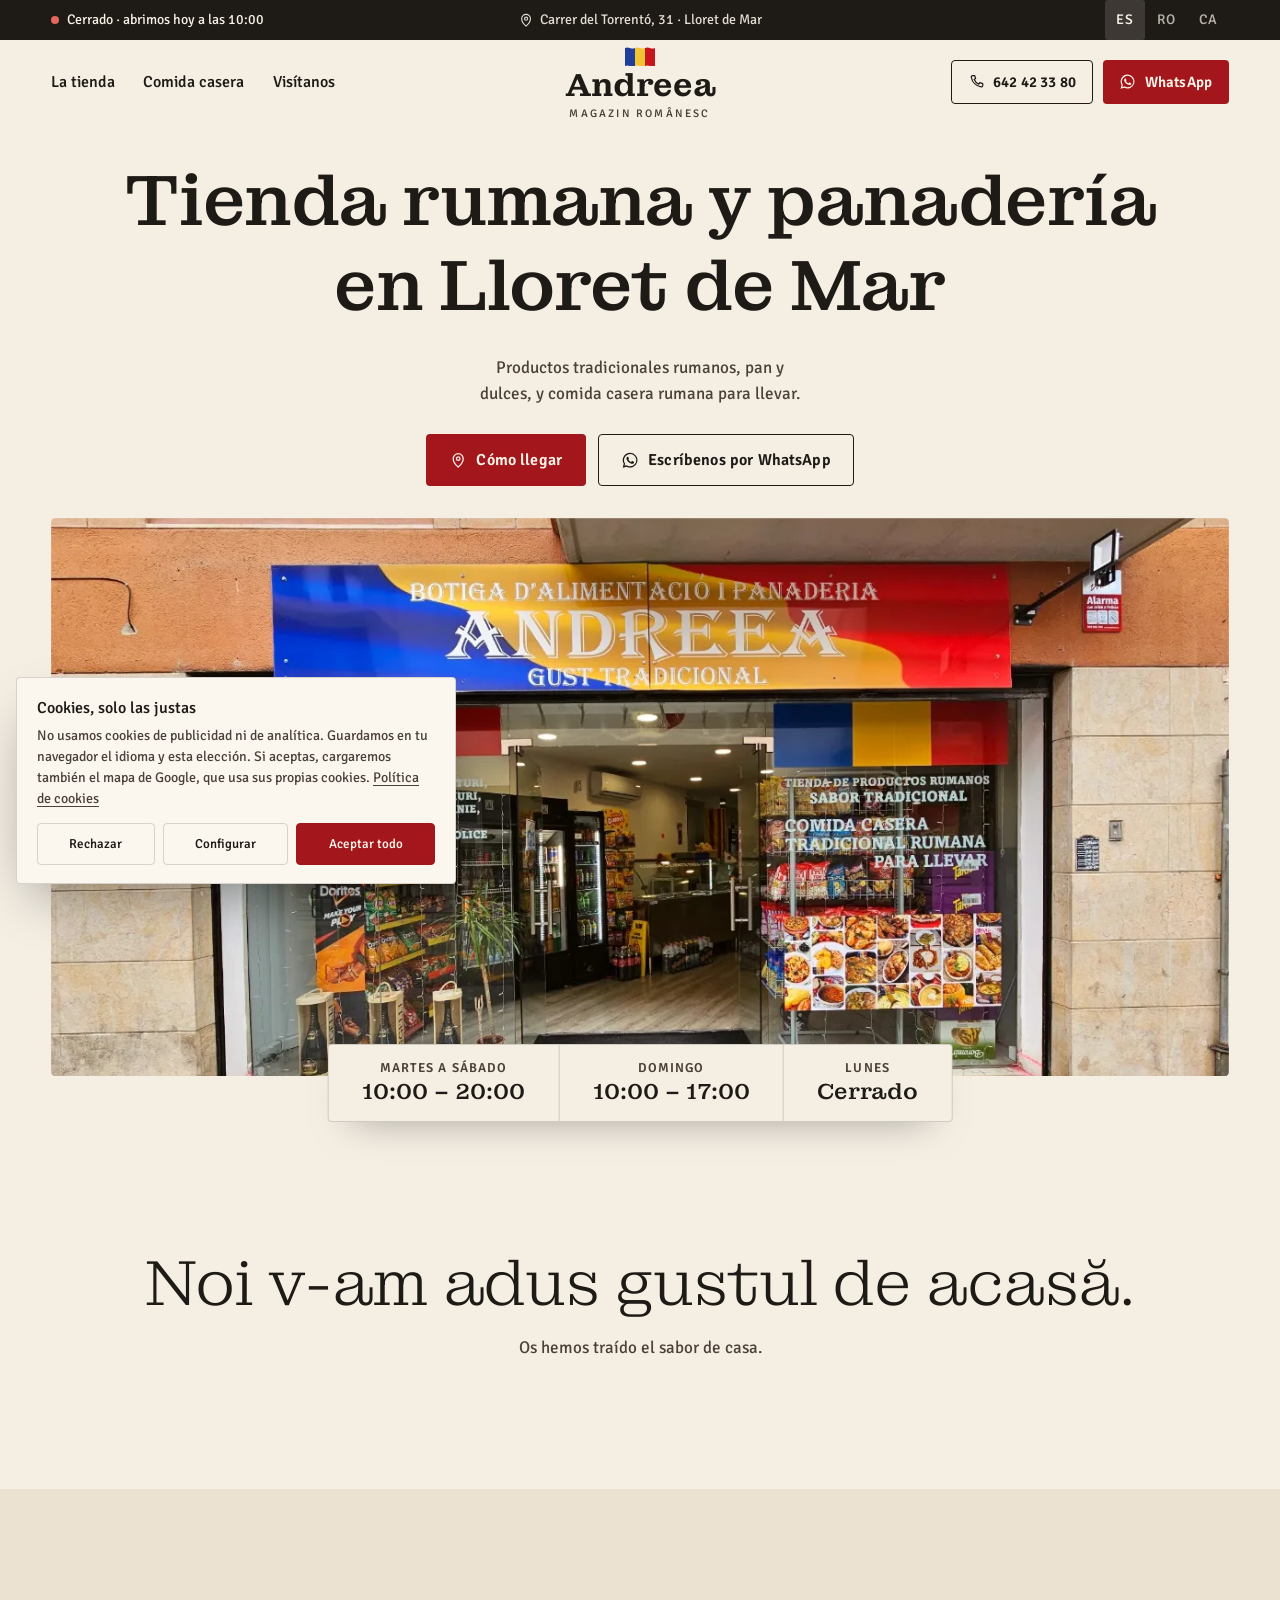
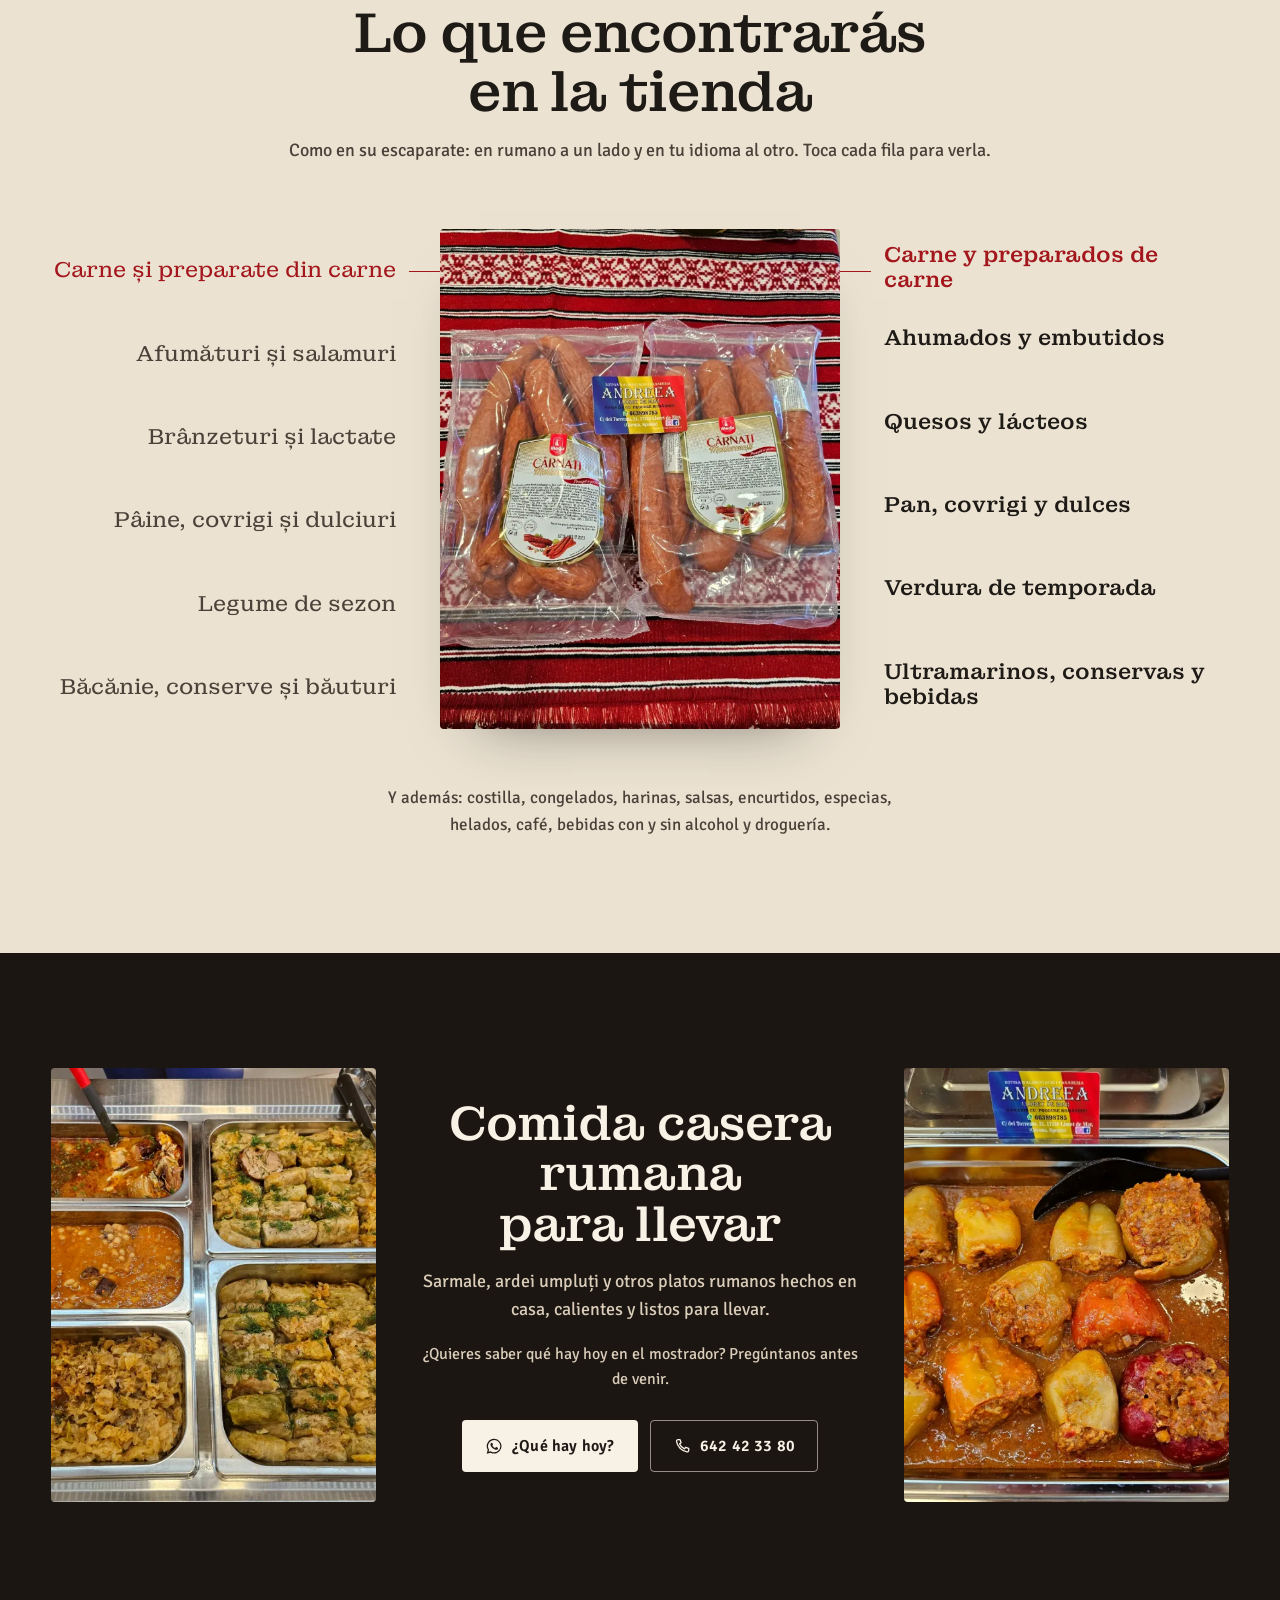
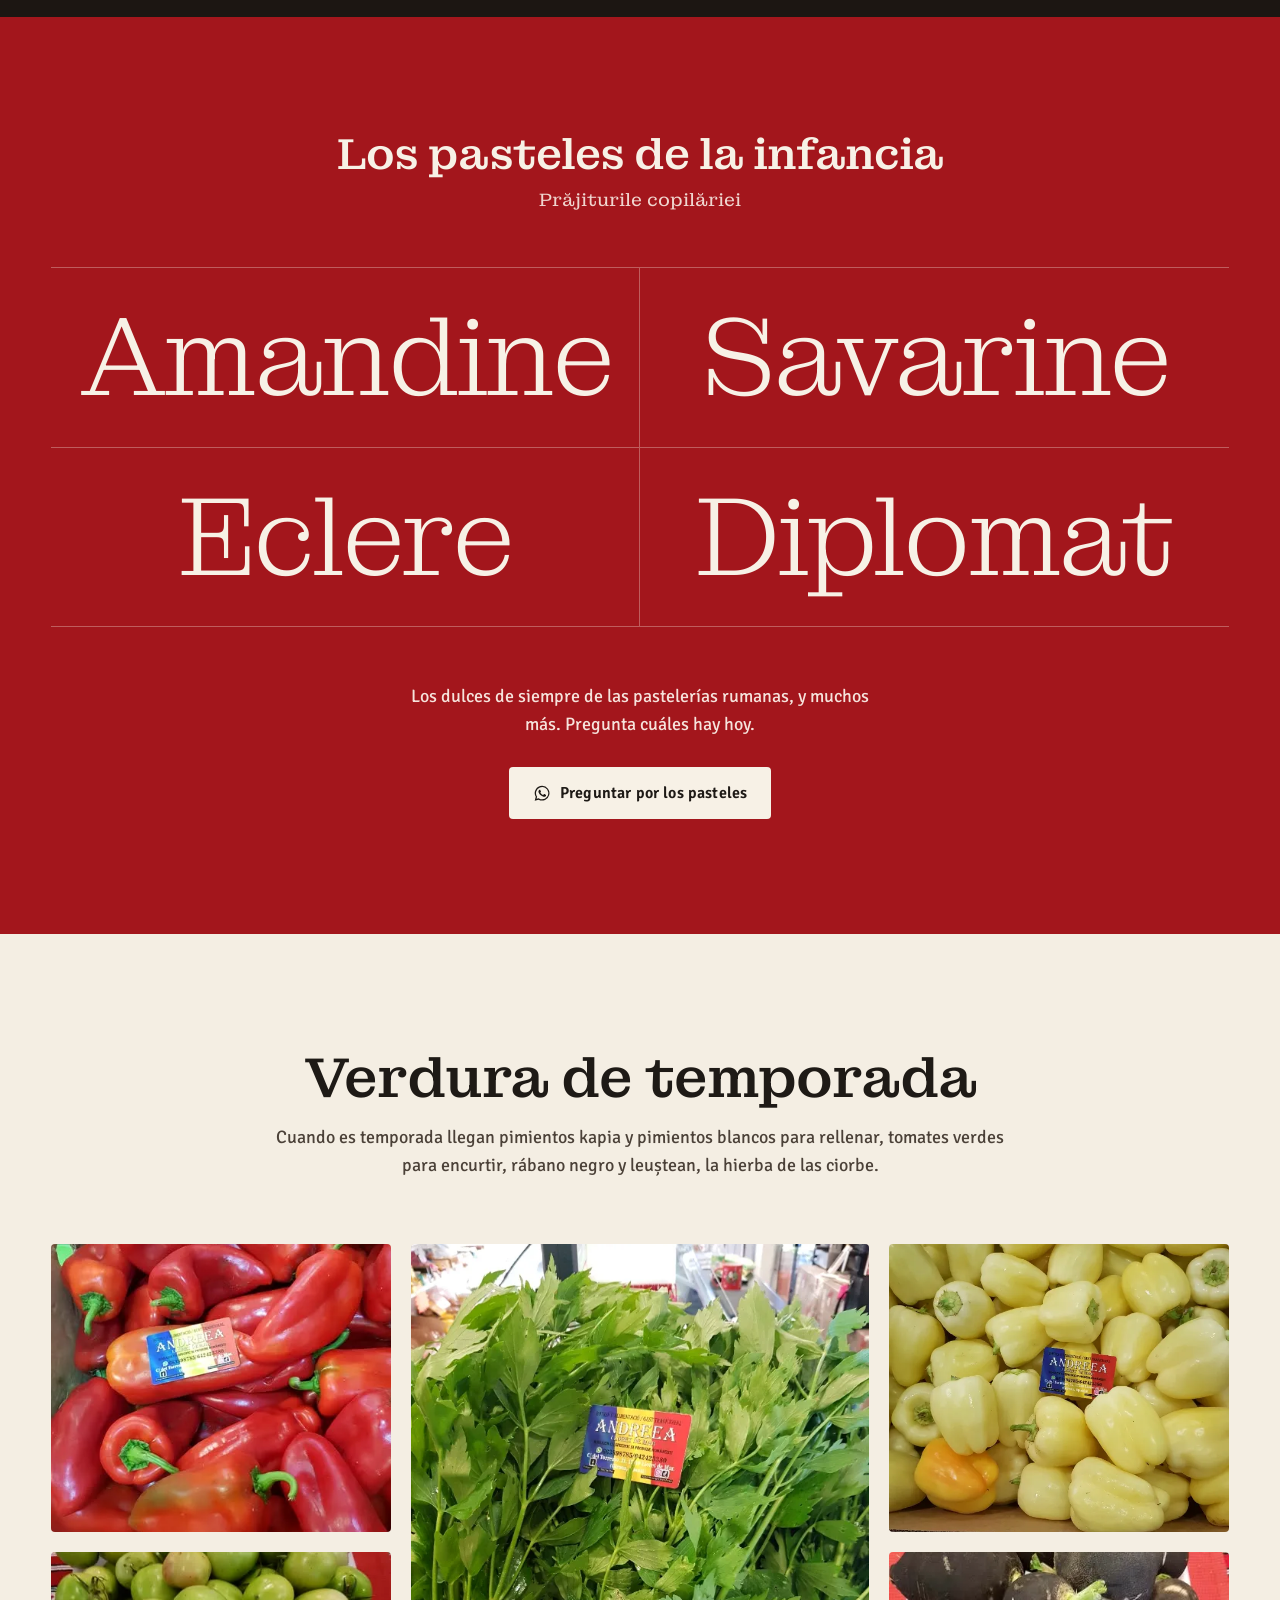
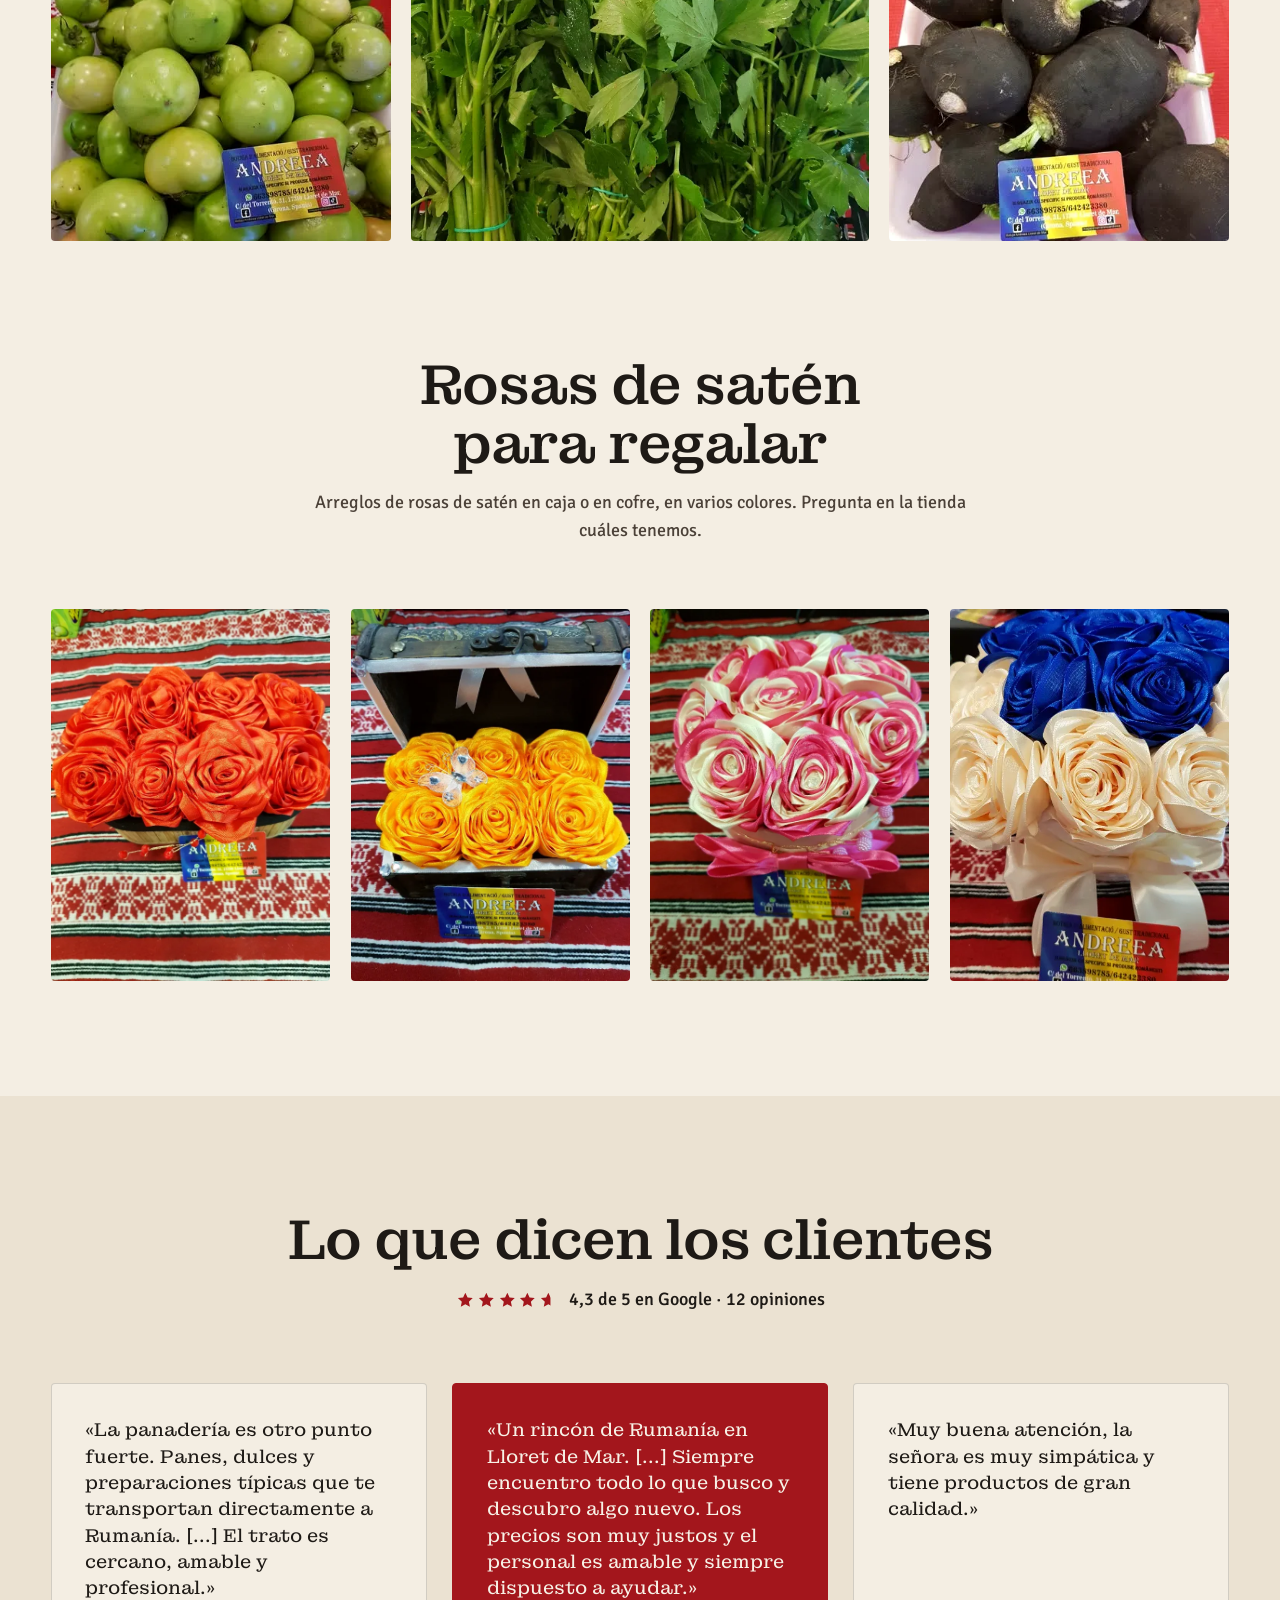
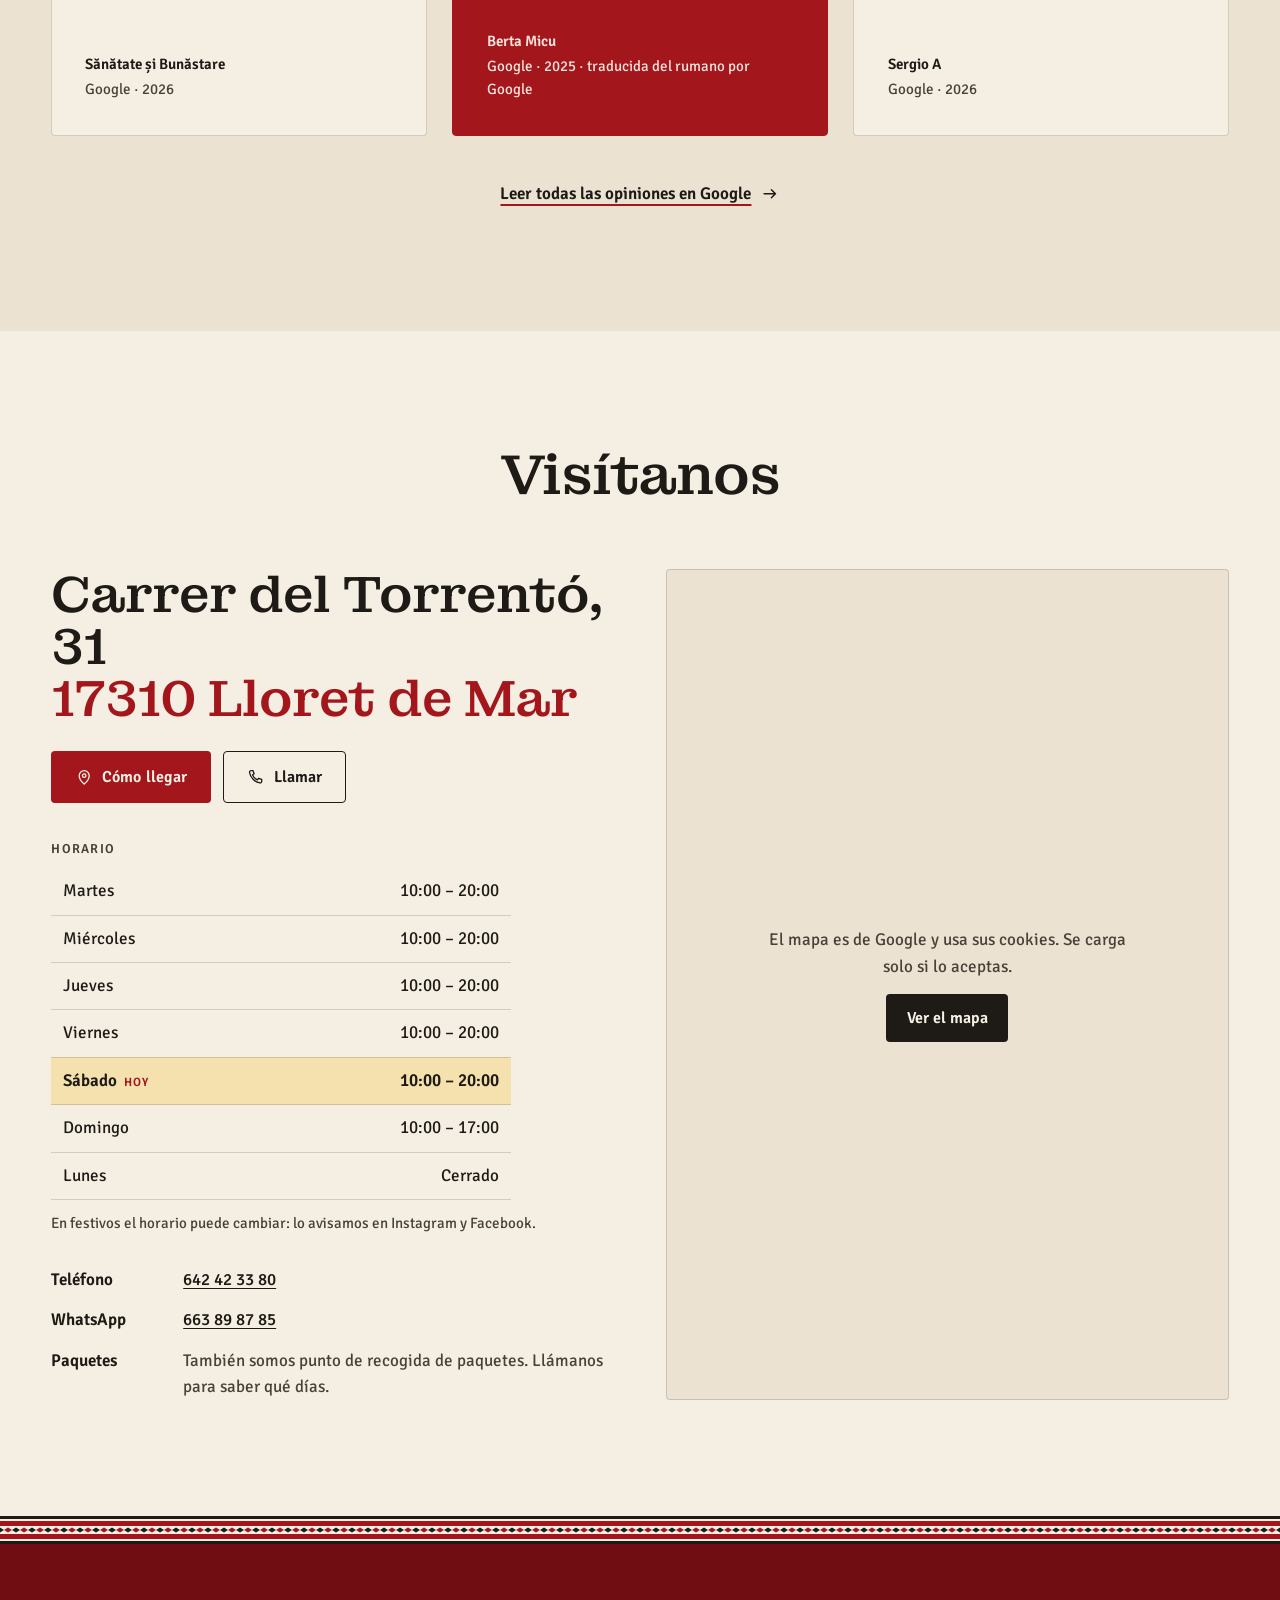
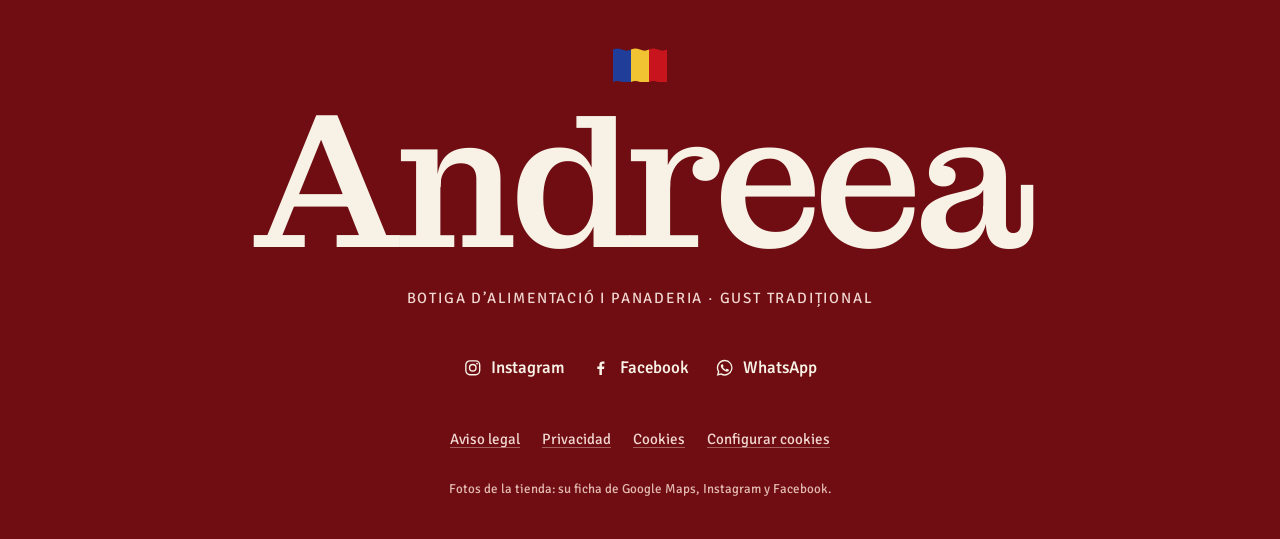
<file: index.html>
<!doctype html>
<html lang="es">
<head>
<meta charset="utf-8">
<meta name="viewport" content="width=device-width, initial-scale=1, viewport-fit=cover">
<title>Andreea · Tienda rumana y panadería en Lloret de Mar</title>
<meta name="description" content="Magazin Românesc Andreea: productos tradicionales rumanos, pan y dulces, y comida casera rumana para llevar. Carrer del Torrentó, 31, Lloret de Mar. Martes a sábado de 10:00 a 20:00, domingo de 10:00 a 17:00.">
<meta name="theme-color" content="#f4eee3">
<link rel="canonical" href="https://mariovalentinopavel.github.io/magazin-romanesc-andreea/">
<link rel="alternate" hreflang="es" href="https://mariovalentinopavel.github.io/magazin-romanesc-andreea/?lang=es">
<link rel="alternate" hreflang="ro" href="https://mariovalentinopavel.github.io/magazin-romanesc-andreea/?lang=ro">
<link rel="alternate" hreflang="ca" href="https://mariovalentinopavel.github.io/magazin-romanesc-andreea/?lang=ca">
<link rel="alternate" hreflang="x-default" href="https://mariovalentinopavel.github.io/magazin-romanesc-andreea/">
<meta property="og:type" content="website">
<meta property="og:title" content="Andreea · Tienda rumana y panadería en Lloret de Mar">
<meta property="og:description" content="Productos tradicionales rumanos, pan y dulces, y comida casera rumana para llevar. Noi v-am adus gustul de acasă.">
<meta property="og:image" content="https://mariovalentinopavel.github.io/magazin-romanesc-andreea/assets/img/share-1200.jpg">
<meta property="og:url" content="https://mariovalentinopavel.github.io/magazin-romanesc-andreea/">
<meta property="og:locale" content="es_ES">
<meta property="og:locale:alternate" content="ro_RO">
<meta property="og:locale:alternate" content="ca_ES">
<meta name="twitter:card" content="summary_large_image">
<link rel="icon" href="favicon.svg" type="image/svg+xml">
<link rel="preload" href="assets/fonts/montagu-slab-normal-100-700-latin.woff2" as="font" type="font/woff2" crossorigin>
<link rel="preload" as="image" href="assets/img/fachada-1920.webp" imagesrcset="assets/img/fachada-800.webp 800w, assets/img/fachada-1280.webp 1280w, assets/img/fachada-1920.webp 1920w" imagesizes="100vw">
<script>document.documentElement.classList.add('js')</script>
<link rel="stylesheet" href="css/fonts.css?v=6">
<link rel="stylesheet" href="css/style.css?v=6">
<link rel="stylesheet" href="css/legal.css?v=6">
<script type="application/ld+json">
{
  "@context": "https://schema.org",
  "@type": "GroceryStore",
  "name": "Magazin Românesc Andreea",
  "alternateName": ["Botiga Andreea Lloret de Mar", "Botiga d'alimentació i panaderia Andreea"],
  "description": "Tienda de productos tradicionales rumanos, panadería y comida casera rumana para llevar.",
  "image": "https://mariovalentinopavel.github.io/magazin-romanesc-andreea/assets/img/share-1200.jpg",
  "telephone": "+34642423380",
  "address": { "@type": "PostalAddress", "streetAddress": "Carrer del Torrentó, 31", "postalCode": "17310", "addressLocality": "Lloret de Mar", "addressRegion": "Girona", "addressCountry": "ES" },
  "geo": { "@type": "GeoCoordinates", "latitude": 41.7002541, "longitude": 2.8447994 },
  "openingHoursSpecification": [
    { "@type": "OpeningHoursSpecification", "dayOfWeek": ["Tuesday", "Wednesday", "Thursday", "Friday", "Saturday"], "opens": "10:00", "closes": "20:00" },
    { "@type": "OpeningHoursSpecification", "dayOfWeek": "Sunday", "opens": "10:00", "closes": "17:00" }
  ],
  "sameAs": ["https://www.instagram.com/magazinromanescandreea/", "https://www.facebook.com/profile.php?id=100072081306140"],
  "url": "https://mariovalentinopavel.github.io/magazin-romanesc-andreea/"
}
</script>
</head>
<body>
<svg width="0" height="0" style="position:absolute" aria-hidden="true">
  <symbol id="i-phone" viewBox="0 0 24 24"><path fill="none" stroke="currentColor" stroke-width="1.7" stroke-linejoin="round" d="M6.6 3.5h2.6l1.4 4.1-2 1.4a12 12 0 0 0 6.4 6.4l1.4-2 4.1 1.4v2.6a2 2 0 0 1-2.2 2A16.6 16.6 0 0 1 4.6 5.7a2 2 0 0 1 2-2.2Z"/></symbol>
  <symbol id="i-wa" viewBox="0 0 24 24"><path fill="currentColor" d="M12 2.2a9.7 9.7 0 0 0-8.4 14.6L2.2 21.8l5.1-1.3A9.7 9.7 0 1 0 12 2.2Zm0 17.7a8 8 0 0 1-4.1-1.1l-.3-.2-3 .8.8-2.9-.2-.3A8 8 0 1 1 12 19.9Zm4.4-6c-.2-.1-1.4-.7-1.7-.8-.2-.1-.4-.1-.5.1l-.8 1c-.1.2-.3.2-.5.1a6.5 6.5 0 0 1-3.2-2.8c-.2-.4.2-.4.7-1.3.1-.1 0-.3 0-.4l-.8-1.8c-.2-.5-.4-.4-.5-.4h-.5a.9.9 0 0 0-.6.3 2.7 2.7 0 0 0-.9 2c0 1.2.9 2.4 1 2.5.1.2 1.7 2.7 4.2 3.7 1.6.7 2.2.7 3 .6.5-.1 1.4-.6 1.6-1.1.2-.6.2-1 .1-1.1l-.6-.4Z"/></symbol>
  <symbol id="i-pin" viewBox="0 0 24 24"><path fill="none" stroke="currentColor" stroke-width="1.7" d="M12 21s-6.5-5.6-6.5-11a6.5 6.5 0 0 1 13 0C18.5 15.4 12 21 12 21Z"/><circle cx="12" cy="10" r="2.3" fill="none" stroke="currentColor" stroke-width="1.7"/></symbol>
  <symbol id="i-ig" viewBox="0 0 24 24"><rect x="3.5" y="3.5" width="17" height="17" rx="5" fill="none" stroke="currentColor" stroke-width="1.7"/><circle cx="12" cy="12" r="4" fill="none" stroke="currentColor" stroke-width="1.7"/><circle cx="17.2" cy="6.8" r="1.1" fill="currentColor"/></symbol>
  <symbol id="i-fb" viewBox="0 0 24 24"><path fill="currentColor" d="M13.4 21v-7.6H16l.4-3h-3V8.5c0-.9.3-1.5 1.5-1.5h1.6V4.3a21 21 0 0 0-2.3-.1c-2.3 0-3.9 1.4-3.9 4v2.2H7.7v3h2.6V21h3.1Z"/></symbol>
  <symbol id="i-arrow" viewBox="0 0 24 24"><path fill="none" stroke="currentColor" stroke-width="1.8" stroke-linecap="round" stroke-linejoin="round" d="M5 12h14m-5-5 5 5-5 5"/></symbol>
  <symbol id="i-star" viewBox="0 0 24 24"><path fill="currentColor" d="m12 3.2 2.6 5.5 6 .7-4.5 4.1 1.2 5.9L12 16.4l-5.3 3 1.2-5.9-4.5-4.1 6-.7Z"/></symbol>
  <symbol id="i-flag" viewBox="0 0 30 20"><path fill="#1f3d99" d="M0 2c4-2 6 2 10 0v18c-4 2-6-2-10 0Z"/><path fill="#f1c232" d="M10 0c4-2 6 2 10 0v18c-4 2-6-2-10 0Z" transform="translate(0 2)"/><path fill="#c8141c" d="M20 2c4-2 6 2 10 0v18c-4 2-6-2-10 0Z"/></symbol>
</svg>

<a class="skip" href="#main" data-i18n="skip">Saltar al contenido</a>

<div class="topbar">
  <div class="wrap topbar-in">
    <p class="status" id="status" aria-live="polite"><span class="dot" aria-hidden="true"></span><span id="status-txt">Horario: martes a domingo</span></p>
    <a class="top-addr" href="https://www.google.com/maps/dir/?api=1&amp;destination=41.7002541,2.8447994" target="_blank" rel="noopener"><svg class="i" aria-hidden="true"><use href="#i-pin"/></svg>Carrer del Torrentó, 31 · Lloret de Mar</a>
    <div class="langs" role="group" aria-label="Idioma" data-i18n-attr="aria-label:langLabel">
      <button type="button" data-lang="es" aria-pressed="true" lang="es">ES</button>
      <button type="button" data-lang="ro" aria-pressed="false" lang="ro">RO</button>
      <button type="button" data-lang="ca" aria-pressed="false" lang="ca">CA</button>
    </div>
  </div>
</div>

<header class="head" id="head">
  <div class="wrap head-in">
    <button class="menu-btn" type="button" aria-expanded="false" aria-controls="menu" id="menu-btn"><span class="burger" aria-hidden="true"></span><span class="vh" data-i18n="menu">Menú</span></button>
    <nav class="nav nav-l" aria-label="Secciones" data-i18n-attr="aria-label:navLabel">
      <a href="#tienda" data-i18n="nav1">La tienda</a>
      <a href="#comida" data-i18n="nav2">Comida casera</a>
      <a href="#visita" data-i18n="nav3">Visítanos</a>
    </nav>
    <a class="brand" href="#top" aria-label="Andreea, magazin românesc, inicio" data-i18n-attr="aria-label:brandAria">
      <svg class="brand-flag" viewBox="0 0 30 20" aria-hidden="true"><use href="#i-flag"/></svg>
      <span class="brand-name">Andreea</span>
      <span class="brand-sub">Magazin românesc</span>
    </a>
    <div class="head-act">
      <a class="btn btn-line btn-s hide-s" href="tel:+34642423380"><svg class="i" aria-hidden="true"><use href="#i-phone"/></svg><span>642 42 33 80</span></a>
      <a class="btn btn-red btn-s" data-wa="general" href="https://wa.me/34663898785" target="_blank" rel="noopener"><svg class="i" aria-hidden="true"><use href="#i-wa"/></svg><span class="hide-s">WhatsApp</span><span class="vh show-s">WhatsApp</span></a>
    </div>
  </div>
  <div class="menu" id="menu" hidden>
    <nav class="menu-in" aria-label="Menú" data-i18n-attr="aria-label:menu">
      <a href="#tienda" data-i18n="nav1">La tienda</a>
      <a href="#comida" data-i18n="nav2">Comida casera</a>
      <a href="#dulces" data-i18n="nav4">Pasteles</a>
      <a href="#verdura" data-i18n="nav5">Verdura</a>
      <a href="#visita" data-i18n="nav3">Visítanos</a>
      <div class="menu-langs langs" role="group" aria-label="Idioma" data-i18n-attr="aria-label:langLabel">
        <button type="button" data-lang="es" aria-pressed="true" lang="es">Español</button>
        <button type="button" data-lang="ro" aria-pressed="false" lang="ro">Română</button>
        <button type="button" data-lang="ca" aria-pressed="false" lang="ca">Català</button>
      </div>
    </nav>
  </div>
</header>

<main id="main">
  <!-- Portada: titular centrado sobre el eje y la fachada que se abre como su puerta -->
  <section class="hero" id="top" aria-labelledby="h1">
    <div class="wrap hero-txt">
      <h1 id="h1" class="hero-h"><span class="ln"><span data-i18n="h1a">Tienda rumana y panadería</span></span> <span class="ln"><span data-i18n="h1b">en Lloret de Mar</span></span></h1>
      <p class="hero-p" data-i18n="heroP">Productos tradicionales rumanos, pan y dulces, y comida casera rumana para llevar.</p>
      <div class="hero-act">
        <a class="btn btn-red" href="https://www.google.com/maps/dir/?api=1&amp;destination=41.7002541,2.8447994" target="_blank" rel="noopener"><svg class="i" aria-hidden="true"><use href="#i-pin"/></svg><span data-i18n="ctaDir">Cómo llegar</span></a>
        <a class="btn btn-line" data-wa="general" href="https://wa.me/34663898785" target="_blank" rel="noopener"><svg class="i" aria-hidden="true"><use href="#i-wa"/></svg><span data-i18n="ctaWa">Escríbenos por WhatsApp</span></a>
      </div>
    </div>
    <figure class="hero-photo">
      <div class="door">
        <img src="assets/img/fachada-1920.webp" srcset="assets/img/fachada-800.webp 800w, assets/img/fachada-1280.webp 1280w, assets/img/fachada-1920.webp 1920w" sizes="100vw" width="2000" height="1125" alt="La fachada de la tienda en el Carrer del Torrentó: rótulo azul, amarillo y rojo con el nombre Andreea y las puertas de cristal abiertas" data-i18n-attr="alt:altHero" fetchpriority="high">
      </div>
      <ul class="hero-facts">
        <li><b data-i18n="f1a">Martes a sábado</b><span>10:00 – 20:00</span></li>
        <li><b data-i18n="f2a">Domingo</b><span>10:00 – 17:00</span></li>
        <li><b data-i18n="f3a">Lunes</b><span data-i18n="closed">Cerrado</span></li>
      </ul>
    </figure>
  </section>

  <!-- Su lema, tal cual lo escriben ellos -->
  <section class="motto" aria-label="Lema de la tienda" data-i18n-attr="aria-label:mottoAria">
    <div class="wrap motto-in">
      <p class="motto-ro" lang="ro">Noi v-am adus gustul de acasă.</p>
      <p class="motto-tr" data-i18n="mottoTr">Os hemos traído el sabor de casa.</p>
    </div>
  </section>

  <!-- El escaparate bilingüe: rumano a la izquierda, tu idioma a la derecha, la foto en el eje -->
  <section class="window" id="tienda" aria-labelledby="h-tienda">
    <div class="wrap">
      <header class="sec-head">
        <h2 id="h-tienda" data-i18n="tiendaH">Lo que encontrarás en la tienda</h2>
        <p data-i18n="tiendaP">Como en su escaparate: en rumano a un lado y en tu idioma al otro. Toca cada fila para verla.</p>
      </header>
      <div class="win" id="win">
        <ol class="win-col win-ro" lang="ro" aria-hidden="true">
          <li data-k="0" class="is-on">Carne și preparate din carne</li>
          <li data-k="1">Afumături și salamuri</li>
          <li data-k="2">Brânzeturi și lactate</li>
          <li data-k="3">Pâine, covrigi și dulciuri</li>
          <li data-k="4">Legume de sezon</li>
          <li data-k="5">Băcănie, conserve și băuturi</li>
        </ol>
        <figure class="win-photo" aria-live="polite">
          <img class="win-img is-on" src="assets/img/carnati-2-640.webp" srcset="assets/img/carnati-2-640.webp 640w, assets/img/carnati-2-1000.webp 1000w" sizes="(min-width: 900px) 30vw, 80vw" width="2000" height="2323" alt="Ristras de cârnați envasados sobre un tejido rumano rojo, blanco y negro" data-k="0">
        </figure>
        <ol class="win-col win-loc" role="list">
          <li><button type="button" data-k="0" aria-pressed="true"><span class="ro-sm" lang="ro">Carne și preparate din carne</span><span class="loc" data-i18n="w0">Carne y preparados de carne</span></button></li>
          <li><button type="button" data-k="1" aria-pressed="false"><span class="ro-sm" lang="ro">Afumături și salamuri</span><span class="loc" data-i18n="w1">Ahumados y embutidos</span></button></li>
          <li><button type="button" data-k="2" aria-pressed="false"><span class="ro-sm" lang="ro">Brânzeturi și lactate</span><span class="loc" data-i18n="w2">Quesos y lácteos</span></button></li>
          <li><button type="button" data-k="3" aria-pressed="false"><span class="ro-sm" lang="ro">Pâine, covrigi și dulciuri</span><span class="loc" data-i18n="w3">Pan, covrigi y dulces</span></button></li>
          <li><button type="button" data-k="4" aria-pressed="false"><span class="ro-sm" lang="ro">Legume de sezon</span><span class="loc" data-i18n="w4">Verdura de temporada</span></button></li>
          <li><button type="button" data-k="5" aria-pressed="false"><span class="ro-sm" lang="ro">Băcănie, conserve și băuturi</span><span class="loc" data-i18n="w5">Ultramarinos, conservas y bebidas</span></button></li>
        </ol>
      </div>
      <p class="win-more" data-i18n="winMore">Y además: costilla, congelados, harinas, salsas, encurtidos, especias, helados, café, bebidas con y sin alcohol y droguería.</p>
    </div>
  </section>

  <!-- Comida casera: el mostrador caliente, en simetría -->
  <section class="food" id="comida" aria-labelledby="h-comida">
    <div class="wrap food-in">
      <figure class="food-ph food-ph-l"><img src="assets/img/bandejas-900.webp" srcset="assets/img/bandejas-900.webp 900w, assets/img/bandejas-1400.webp 1400w" sizes="(min-width: 900px) 30vw, 100vw" width="2000" height="1500" loading="lazy" alt="Bandejas del mostrador caliente con sarmale, col guisada y dos sopas" data-i18n-attr="alt:altTrays"></figure>
      <div class="food-txt">
        <h2 id="h-comida" data-i18n="foodH">Comida casera rumana para llevar</h2>
        <p data-i18n="foodP">Sarmale, ardei umpluți y otros platos rumanos hechos en casa, calientes y listos para llevar.</p>
        <p class="food-ask" data-i18n="foodAsk">¿Quieres saber qué hay hoy en el mostrador? Pregúntanos antes de venir.</p>
        <div class="food-act">
          <a class="btn btn-cream" data-wa="food" href="https://wa.me/34663898785" target="_blank" rel="noopener"><svg class="i" aria-hidden="true"><use href="#i-wa"/></svg><span data-i18n="foodBtn">¿Qué hay hoy?</span></a>
          <a class="btn btn-ghost" href="tel:+34642423380"><svg class="i" aria-hidden="true"><use href="#i-phone"/></svg><span>642 42 33 80</span></a>
        </div>
      </div>
      <figure class="food-ph food-ph-r"><img src="assets/img/ardei-umpluti-900.webp" srcset="assets/img/ardei-umpluti-900.webp 900w, assets/img/ardei-umpluti-1400.webp 1400w" sizes="(min-width: 900px) 30vw, 100vw" width="2000" height="1500" loading="lazy" alt="Bandeja de ardei umpluți, pimientos rellenos de carne y arroz en salsa de tomate" data-i18n-attr="alt:altPeppers"></figure>
    </div>
  </section>

  <!-- Los pasteles de la infancia: la lista de su ficha, en grande -->
  <section class="cakes" id="dulces" aria-labelledby="h-dulces">
    <div class="wrap cakes-in">
      <h2 id="h-dulces" data-i18n="cakesH">Los pasteles de la infancia</h2>
      <p class="cakes-ro" data-i18n="cakesSub">Prăjiturile copilăriei</p>
      <ul class="cakes-list" lang="ro">
        <li>Amandine</li>
        <li>Savarine</li>
        <li>Eclere</li>
        <li>Diplomat</li>
      </ul>
      <p class="cakes-p" data-i18n="cakesP">Los dulces de siempre de las pastelerías rumanas, y muchos más. Pregunta cuáles hay hoy.</p>
      <a class="btn btn-cream" data-wa="cakes" href="https://wa.me/34663898785" target="_blank" rel="noopener"><svg class="i" aria-hidden="true"><use href="#i-wa"/></svg><span data-i18n="cakesBtn">Preguntar por los pasteles</span></a>
    </div>
  </section>

  <!-- Verdura de temporada: mosaico simétrico 2 · 1 · 2 -->
  <section class="veg" id="verdura" aria-labelledby="h-verdura">
    <div class="wrap">
      <header class="sec-head">
        <h2 id="h-verdura" data-i18n="vegH">Verdura de temporada</h2>
        <p data-i18n="vegP">Cuando es temporada llegan pimientos kapia y pimientos blancos para rellenar, tomates verdes para encurtir, rábano negro y leuștean, la hierba de las ciorbe.</p>
      </header>
      <div class="veg-grid">
        <figure class="v v1"><img src="assets/img/ardei-kapia.webp" width="443" height="590" loading="lazy" alt="Pimientos kapia rojos" data-i18n-attr="alt:altKapia"></figure>
        <figure class="v v2"><img src="assets/img/rosii-verzi.webp" width="443" height="590" loading="lazy" alt="Tomates verdes en una bandeja" data-i18n-attr="alt:altGreenTom"></figure>
        <figure class="v v3"><img src="assets/img/leustean-600.webp" srcset="assets/img/leustean-600.webp 600w, assets/img/leustean-810.webp 810w" sizes="(min-width: 900px) 34vw, 100vw" width="810" height="1080" loading="lazy" alt="Manojos de leuștean fresco con la tarjeta de la tienda" data-i18n-attr="alt:altLovage"></figure>
        <figure class="v v4"><img src="assets/img/ardei-albi-600.webp" srcset="assets/img/ardei-albi-600.webp 600w, assets/img/ardei-albi-810.webp 810w" sizes="(min-width: 900px) 22vw, 50vw" width="810" height="1080" loading="lazy" alt="Caja de pimientos blancos para rellenar" data-i18n-attr="alt:altWhitePep"></figure>
        <figure class="v v5"><img src="assets/img/ridichi-negre.webp" width="443" height="590" loading="lazy" alt="Rábanos negros" data-i18n-attr="alt:altRadish"></figure>
      </div>
    </div>
  </section>

  <!-- Para regalar: rosas de satén (de su Instagram) -->
  <section class="gift" aria-labelledby="h-gift">
    <div class="wrap gift-in">
      <header class="sec-head">
        <h2 id="h-gift" data-i18n="giftH">Rosas de satén para regalar</h2>
        <p data-i18n="giftP">Arreglos de rosas de satén en caja o en cofre, en varios colores. Pregunta en la tienda cuáles tenemos.</p>
      </header>
      <div class="gift-row">
        <figure><img src="assets/img/trandafiri-rosii-600.webp" width="600" height="800" loading="lazy" alt="Arreglo de rosas de satén rojas" data-i18n-attr="alt:altRoseRed"></figure>
        <figure><img src="assets/img/trandafiri-galbeni-600.webp" width="600" height="800" loading="lazy" alt="Cofre de madera con rosas de satén amarillas" data-i18n-attr="alt:altRoseYellow"></figure>
        <figure><img src="assets/img/trandafiri-roz-600.webp" width="600" height="800" loading="lazy" alt="Caja de rosas de satén rosas y blancas con lazo" data-i18n-attr="alt:altRosePink"></figure>
        <figure><img src="assets/img/trandafiri-albastri-600.webp" width="600" height="600" loading="lazy" alt="Ramo de rosas de satén azules y blancas" data-i18n-attr="alt:altRoseBlue"></figure>
      </div>
    </div>
  </section>

  <!-- Opiniones reales de Google -->
  <section class="reviews" id="opiniones" aria-labelledby="h-op">
    <div class="wrap">
      <header class="sec-head">
        <h2 id="h-op" data-i18n="revH">Lo que dicen los clientes</h2>
        <p><a class="score" href="https://maps.google.com/?cid=5015593884751321040" target="_blank" rel="noopener"><span class="stars" aria-hidden="true"><svg class="i"><use href="#i-star"/></svg><svg class="i"><use href="#i-star"/></svg><svg class="i"><use href="#i-star"/></svg><svg class="i"><use href="#i-star"/></svg><svg class="i half"><use href="#i-star"/></svg></span><span data-i18n="revScore">4,3 de 5 en Google · 12 opiniones</span></a></p>
      </header>
      <div class="rev-grid">
        <figure class="rev">
          <blockquote data-i18n="rev1">«La panadería es otro punto fuerte. Panes, dulces y preparaciones típicas que te transportan directamente a Rumanía. [...] El trato es cercano, amable y profesional.»</blockquote>
          <figcaption><b data-i18n="rev1n">Sănătate și Bunăstare</b><span data-i18n="rev1m">Google · 2026</span></figcaption>
        </figure>
        <figure class="rev rev-main">
          <blockquote data-i18n="rev2">«Un rincón de Rumanía en Lloret de Mar. [...] Siempre encuentro todo lo que busco y descubro algo nuevo. Los precios son muy justos y el personal es amable y siempre dispuesto a ayudar.»</blockquote>
          <figcaption><b data-i18n="rev2n">Berta Micu</b><span data-i18n="rev2m">Google · 2025 · traducida del rumano por Google</span></figcaption>
        </figure>
        <figure class="rev">
          <blockquote data-i18n="rev3">«Muy buena atención, la señora es muy simpática y tiene productos de gran calidad.»</blockquote>
          <figcaption><b data-i18n="rev3n">Sergio A</b><span data-i18n="rev3m">Google · 2026</span></figcaption>
        </figure>
      </div>
      <p class="rev-link"><a href="https://maps.google.com/?cid=5015593884751321040" target="_blank" rel="noopener"><span data-i18n="revAll">Leer todas las opiniones en Google</span><svg class="i" aria-hidden="true"><use href="#i-arrow"/></svg></a></p>
    </div>
  </section>

  <!-- Visítanos: la dirección en grande, horario con «hoy», mapa con consentimiento -->
  <section class="visit" id="visita" aria-labelledby="h-visita">
    <div class="wrap">
      <header class="sec-head">
        <h2 id="h-visita" data-i18n="visitH">Visítanos</h2>
      </header>
      <div class="visit-grid">
        <div class="visit-info">
          <p class="addr"><span>Carrer del Torrentó, 31</span><span>17310 Lloret de Mar</span></p>
          <div class="visit-act">
            <a class="btn btn-red" href="https://www.google.com/maps/dir/?api=1&amp;destination=41.7002541,2.8447994" target="_blank" rel="noopener"><svg class="i" aria-hidden="true"><use href="#i-pin"/></svg><span data-i18n="ctaDir">Cómo llegar</span></a>
            <a class="btn btn-line" href="tel:+34642423380"><svg class="i" aria-hidden="true"><use href="#i-phone"/></svg><span data-i18n="call">Llamar</span></a>
          </div>
          <table class="hours" aria-labelledby="h-hours">
            <caption id="h-hours" data-i18n="hoursH">Horario</caption>
            <tbody>
              <tr data-d="2"><th scope="row" data-i18n="d2">Martes</th><td>10:00 – 20:00</td></tr>
              <tr data-d="3"><th scope="row" data-i18n="d3">Miércoles</th><td>10:00 – 20:00</td></tr>
              <tr data-d="4"><th scope="row" data-i18n="d4">Jueves</th><td>10:00 – 20:00</td></tr>
              <tr data-d="5"><th scope="row" data-i18n="d5">Viernes</th><td>10:00 – 20:00</td></tr>
              <tr data-d="6"><th scope="row" data-i18n="d6">Sábado</th><td>10:00 – 20:00</td></tr>
              <tr data-d="0"><th scope="row" data-i18n="d0">Domingo</th><td>10:00 – 17:00</td></tr>
              <tr data-d="1"><th scope="row" data-i18n="d1">Lunes</th><td data-i18n="closed">Cerrado</td></tr>
            </tbody>
          </table>
          <p class="hours-note" data-i18n="hoursNote">En festivos el horario puede cambiar: lo avisamos en Instagram y Facebook.</p>
          <dl class="contacts">
            <div><dt data-i18n="tel">Teléfono</dt><dd><a href="tel:+34642423380">642 42 33 80</a></dd></div>
            <div><dt>WhatsApp</dt><dd><a data-wa="general" href="https://wa.me/34663898785" target="_blank" rel="noopener">663 89 87 85</a></dd></div>
            <div><dt data-i18n="parcels">Paquetes</dt><dd data-i18n="parcelsP">También somos punto de recogida de paquetes. Llámanos para saber qué días.</dd></div>
          </dl>
        </div>
        <div class="map-box">
          <div class="cc-map" data-src="https://www.google.com/maps?q=41.7002541,2.8447994&amp;z=17&amp;output=embed" data-title="Mapa: Magazin Românesc Andreea, Carrer del Torrentó 31, Lloret de Mar"></div>
        </div>
      </div>
    </div>
  </section>
</main>

<footer class="foot">
  <div class="weave" aria-hidden="true"></div>
  <div class="wrap foot-in">
    <p class="foot-brand"><svg class="brand-flag" viewBox="0 0 30 20" aria-hidden="true"><use href="#i-flag"/></svg><span>Andreea</span></p>
    <p class="foot-sub" lang="ca">Botiga d’alimentació i panaderia · Gust tradițional</p>
    <ul class="foot-social">
      <li><a href="https://www.instagram.com/magazinromanescandreea/" target="_blank" rel="noopener"><svg class="i" aria-hidden="true"><use href="#i-ig"/></svg>Instagram</a></li>
      <li><a href="https://www.facebook.com/profile.php?id=100072081306140" target="_blank" rel="noopener"><svg class="i" aria-hidden="true"><use href="#i-fb"/></svg>Facebook</a></li>
      <li><a data-wa="general" href="https://wa.me/34663898785" target="_blank" rel="noopener"><svg class="i" aria-hidden="true"><use href="#i-wa"/></svg>WhatsApp</a></li>
    </ul>
    <nav class="foot-legal" aria-label="Información legal" data-i18n-attr="aria-label:legalLabel">
      <a href="aviso-legal.html" data-i18n="legal1">Aviso legal</a>
      <a href="privacidad.html" data-i18n="legal2">Privacidad</a>
      <a href="cookies.html" data-i18n="legal3">Cookies</a>
      <button type="button" data-cookies-open data-i18n="legal4">Configurar cookies</button>
    </nav>
    <p class="foot-credit" data-i18n="credit">Fotos de la tienda: su ficha de Google Maps, Instagram y Facebook.</p>
  </div>
</footer>

<nav class="bar" aria-label="Acciones rápidas" data-i18n-attr="aria-label:barLabel">
  <a href="tel:+34642423380"><svg class="i" aria-hidden="true"><use href="#i-phone"/></svg><span data-i18n="call">Llamar</span></a>
  <a data-wa="general" href="https://wa.me/34663898785" target="_blank" rel="noopener"><svg class="i" aria-hidden="true"><use href="#i-wa"/></svg><span>WhatsApp</span></a>
  <a href="https://www.google.com/maps/dir/?api=1&amp;destination=41.7002541,2.8447994" target="_blank" rel="noopener"><svg class="i" aria-hidden="true"><use href="#i-pin"/></svg><span data-i18n="ctaDirS">Llegar</span></a>
</nav>

<script src="js/lang.js?v=7"></script>
<script src="js/i18n.js?v=6" data-site="magazin-romanesc-andreea" data-base="es" data-langs="es,ro,ca"></script>
<script src="js/main.js?v=6"></script>
<script src="js/consent.js?v=6" data-site="magazin-romanesc-andreea" data-policy="cookies.html"></script>
</body>
</html>
</file>
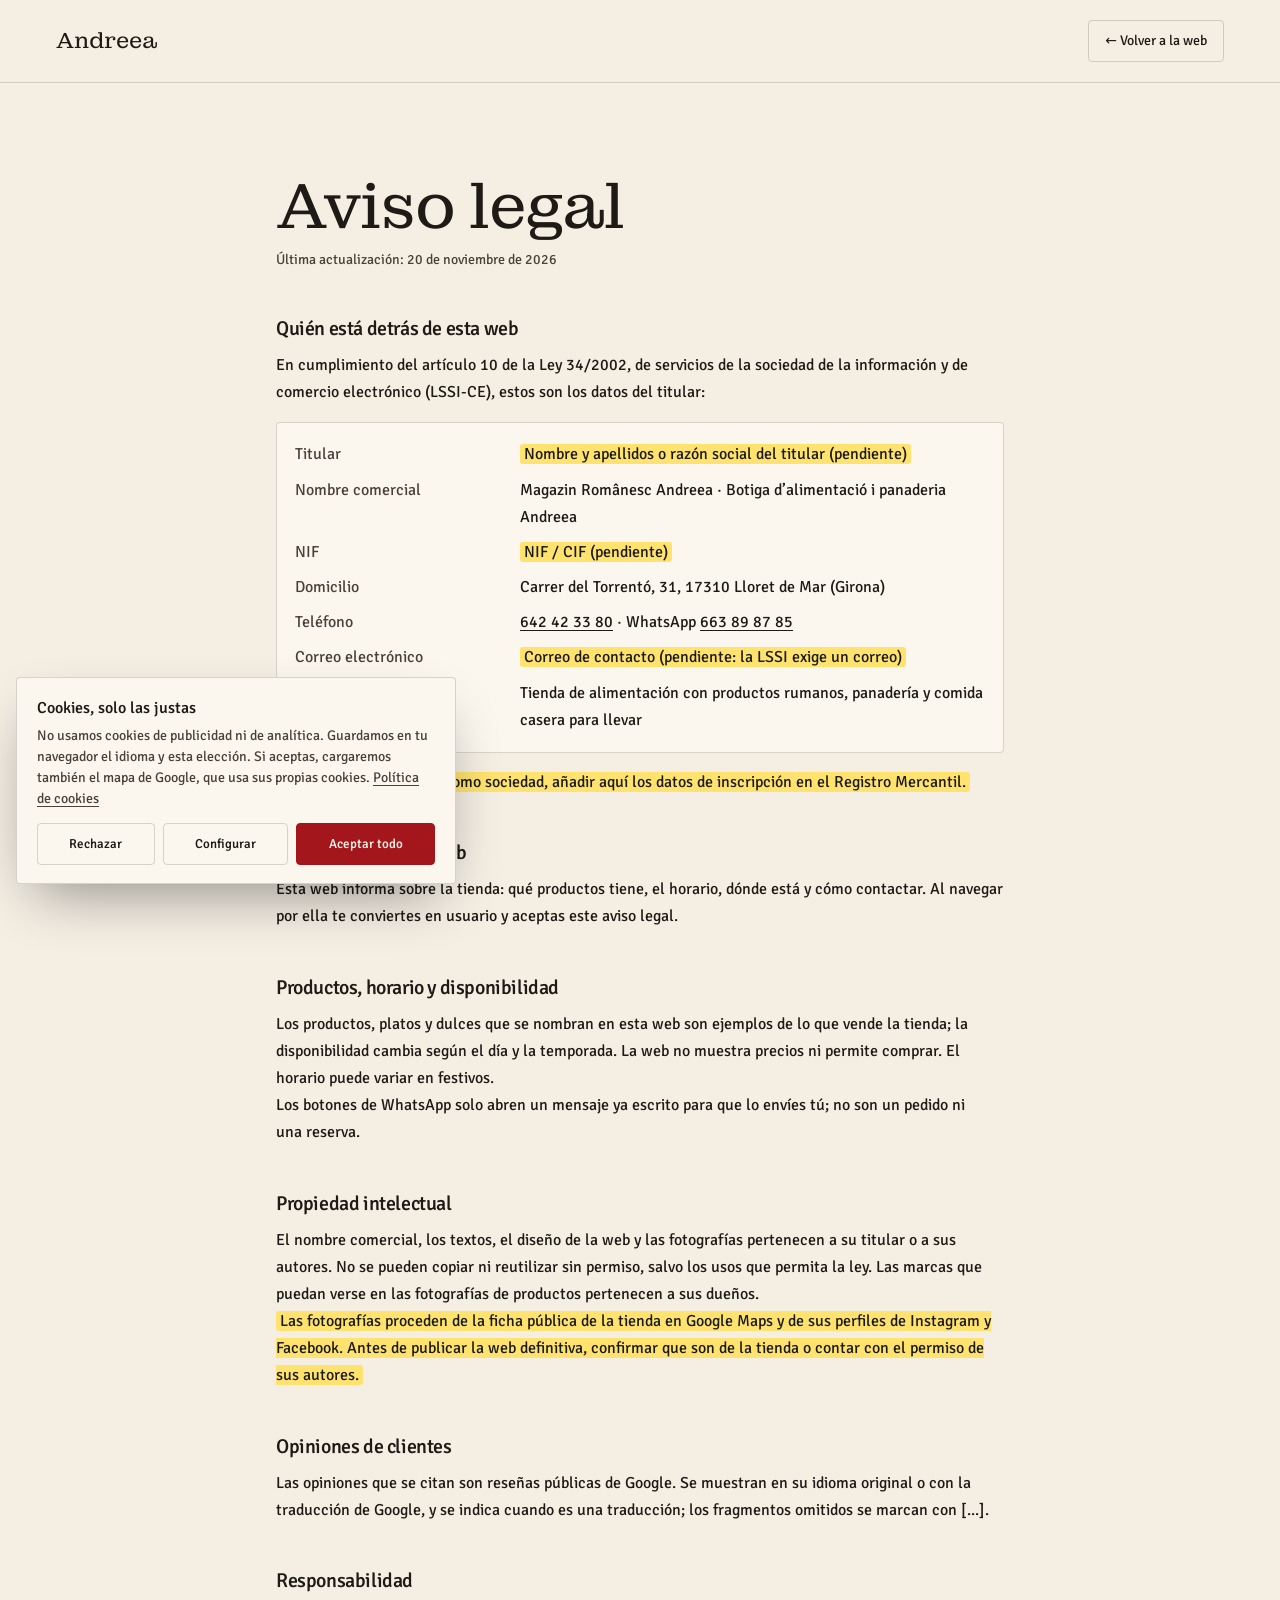
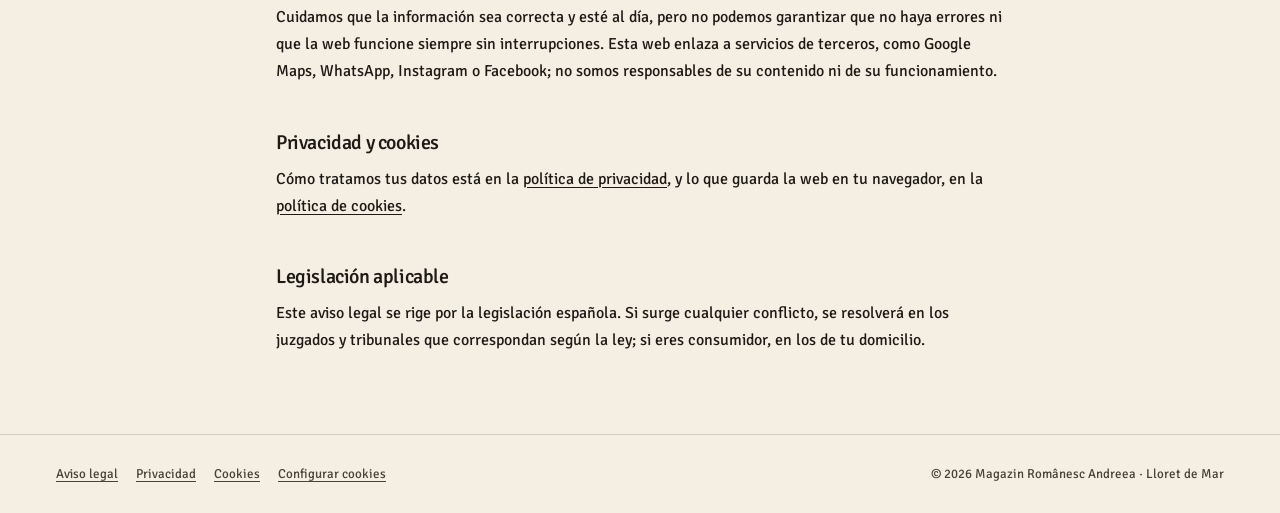
<file: aviso-legal.html>
<!doctype html>
<html lang="es">
<head>
<meta charset="utf-8">
<meta name="viewport" content="width=device-width, initial-scale=1, viewport-fit=cover">
<title>Aviso legal · Andreea, magazin românesc</title>
<meta name="robots" content="noindex, follow">
<meta name="theme-color" content="#f4eee3">
<link rel="icon" href="favicon.svg" type="image/svg+xml">
<link rel="stylesheet" href="css/fonts.css?v=6">
<link rel="stylesheet" href="css/style.css?v=6">
<link rel="stylesheet" href="css/legal.css?v=6">
</head>
<body class="legal-page">
<header class="legal-top">
  <a class="legal-brand" href="./">Andreea</a>
  <a class="legal-back" href="./">&larr; Volver a la web</a>
</header>
<main class="legal">
  <h1>Aviso legal</h1>
  <p class="upd">Última actualización: 20 de noviembre de 2026</p>

  <h2>Quién está detrás de esta web</h2>
  <p>En cumplimiento del artículo 10 de la Ley 34/2002, de servicios de la sociedad de la información y de comercio electrónico (LSSI-CE), estos son los datos del titular:</p>
  <dl>
    <dt>Titular</dt><dd><mark>Nombre y apellidos o razón social del titular (pendiente)</mark></dd>
    <dt>Nombre comercial</dt><dd>Magazin Românesc Andreea · Botiga d’alimentació i panaderia Andreea</dd>
    <dt>NIF</dt><dd><mark>NIF / CIF (pendiente)</mark></dd>
    <dt>Domicilio</dt><dd>Carrer del Torrentó, 31, 17310 Lloret de Mar (Girona)</dd>
    <dt>Teléfono</dt><dd><a href="tel:+34642423380">642 42 33 80</a> · WhatsApp <a href="https://wa.me/34663898785">663 89 87 85</a></dd>
    <dt>Correo electrónico</dt><dd><mark>Correo de contacto (pendiente: la LSSI exige un correo)</mark></dd>
    <dt>Actividad</dt><dd>Tienda de alimentación con productos rumanos, panadería y comida casera para llevar</dd>
  </dl>
  <p><mark>Si la actividad se ejerce como sociedad, añadir aquí los datos de inscripción en el Registro Mercantil.</mark></p>

  <h2>Para qué sirve esta web</h2>
  <p>Esta web informa sobre la tienda: qué productos tiene, el horario, dónde está y cómo contactar. Al navegar por ella te conviertes en usuario y aceptas este aviso legal.</p>

  <h2>Productos, horario y disponibilidad</h2>
  <p>Los productos, platos y dulces que se nombran en esta web son ejemplos de lo que vende la tienda; la disponibilidad cambia según el día y la temporada. La web no muestra precios ni permite comprar. El horario puede variar en festivos.</p>
  <p>Los botones de WhatsApp solo abren un mensaje ya escrito para que lo envíes tú; no son un pedido ni una reserva.</p>

  <h2>Propiedad intelectual</h2>
  <p>El nombre comercial, los textos, el diseño de la web y las fotografías pertenecen a su titular o a sus autores. No se pueden copiar ni reutilizar sin permiso, salvo los usos que permita la ley. Las marcas que puedan verse en las fotografías de productos pertenecen a sus dueños.</p>
  <p><mark>Las fotografías proceden de la ficha pública de la tienda en Google Maps y de sus perfiles de Instagram y Facebook. Antes de publicar la web definitiva, confirmar que son de la tienda o contar con el permiso de sus autores.</mark></p>

  <h2>Opiniones de clientes</h2>
  <p>Las opiniones que se citan son reseñas públicas de Google. Se muestran en su idioma original o con la traducción de Google, y se indica cuando es una traducción; los fragmentos omitidos se marcan con [...].</p>

  <h2>Responsabilidad</h2>
  <p>Cuidamos que la información sea correcta y esté al día, pero no podemos garantizar que no haya errores ni que la web funcione siempre sin interrupciones. Esta web enlaza a servicios de terceros, como Google Maps, WhatsApp, Instagram o Facebook; no somos responsables de su contenido ni de su funcionamiento.</p>

  <h2>Privacidad y cookies</h2>
  <p>Cómo tratamos tus datos está en la <a href="privacidad.html">política de privacidad</a>, y lo que guarda la web en tu navegador, en la <a href="cookies.html">política de cookies</a>.</p>

  <h2>Legislación aplicable</h2>
  <p>Este aviso legal se rige por la legislación española. Si surge cualquier conflicto, se resolverá en los juzgados y tribunales que correspondan según la ley; si eres consumidor, en los de tu domicilio.</p>
</main>
<footer class="legal-foot">
  <nav class="legal-links" aria-label="Información legal">
    <a href="aviso-legal.html" aria-current="page">Aviso legal</a>
    <a href="privacidad.html">Privacidad</a>
    <a href="cookies.html">Cookies</a>
    <button type="button" data-cookies-open>Configurar cookies</button>
  </nav>
  <p>© 2026 Magazin Românesc Andreea · Lloret de Mar</p>
</footer>
<script src="js/consent.js?v=6" data-site="magazin-romanesc-andreea"></script>
</body>
</html>
</file>
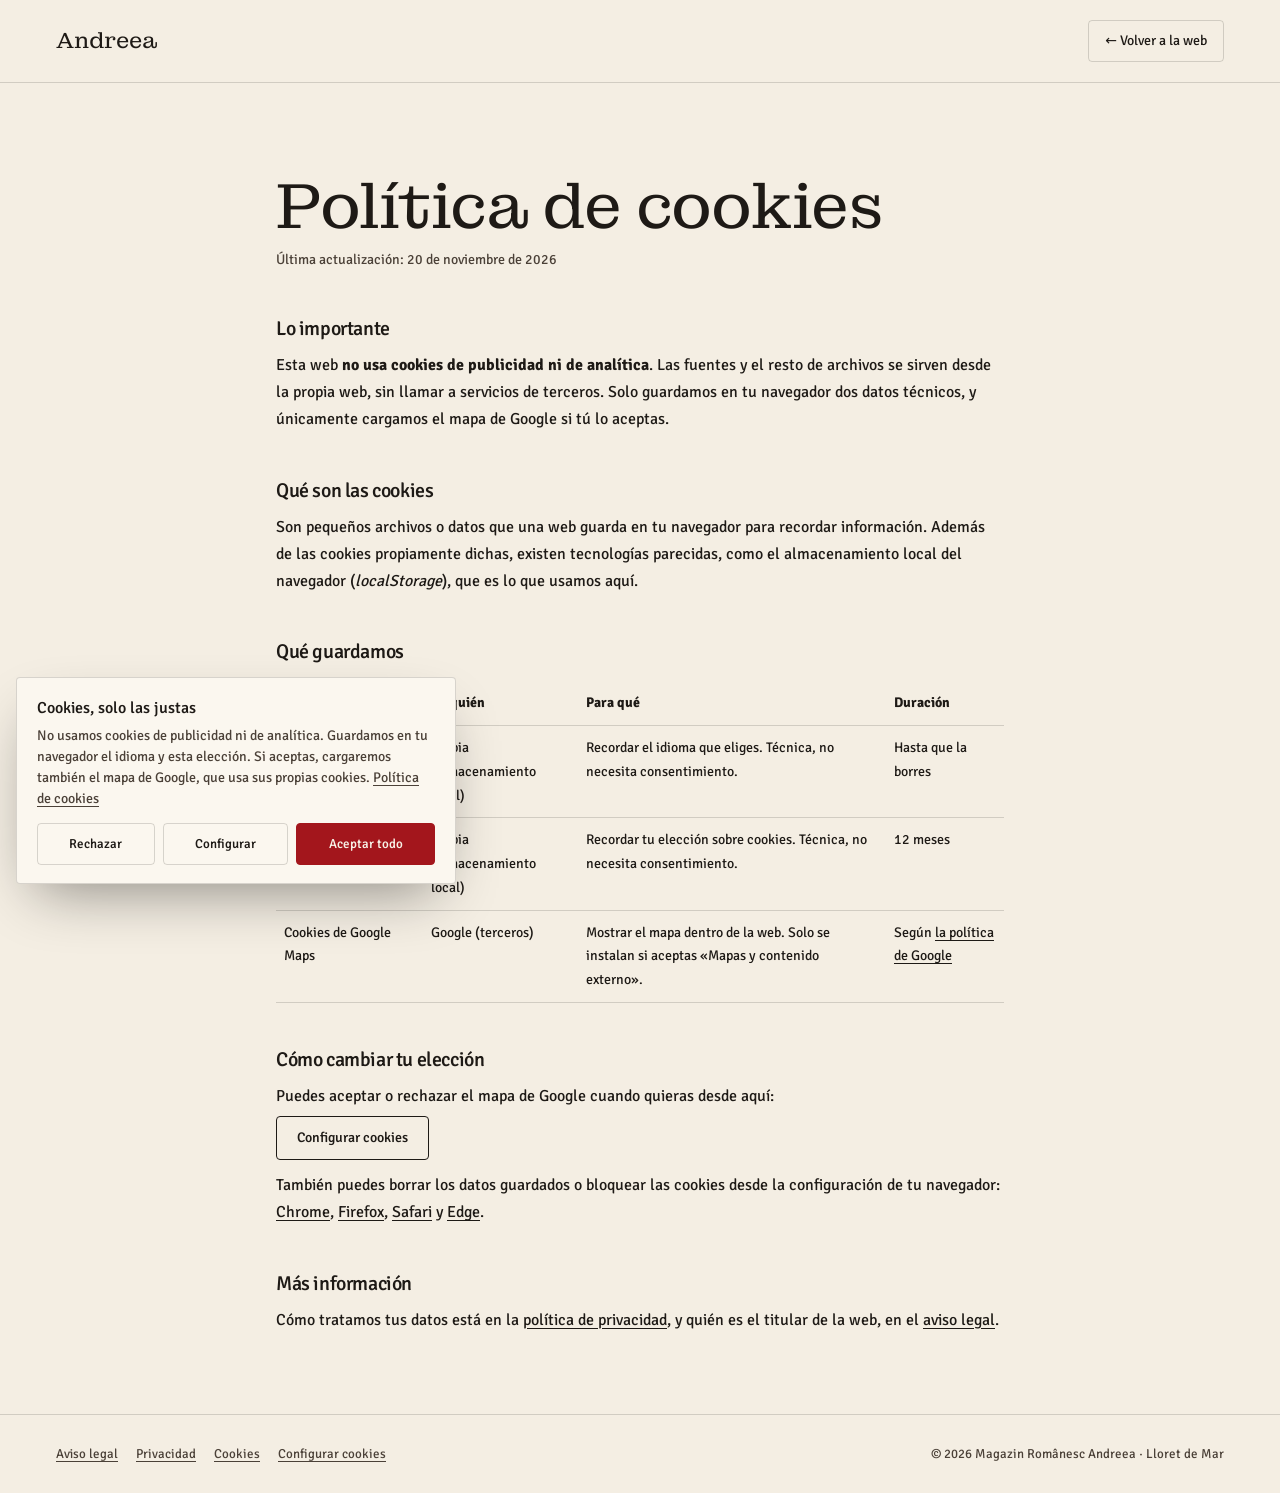
<file: cookies.html>
<!doctype html>
<html lang="es">
<head>
<meta charset="utf-8">
<meta name="viewport" content="width=device-width, initial-scale=1, viewport-fit=cover">
<title>Política de cookies · Andreea, magazin românesc</title>
<meta name="robots" content="noindex, follow">
<meta name="theme-color" content="#f4eee3">
<link rel="icon" href="favicon.svg" type="image/svg+xml">
<link rel="stylesheet" href="css/fonts.css?v=6">
<link rel="stylesheet" href="css/style.css?v=6">
<link rel="stylesheet" href="css/legal.css?v=6">
</head>
<body class="legal-page">
<header class="legal-top">
  <a class="legal-brand" href="./">Andreea</a>
  <a class="legal-back" href="./">&larr; Volver a la web</a>
</header>
<main class="legal">
  <h1>Política de cookies</h1>
  <p class="upd">Última actualización: 20 de noviembre de 2026</p>

  <h2>Lo importante</h2>
  <p>Esta web <strong>no usa cookies de publicidad ni de analítica</strong>. Las fuentes y el resto de archivos se sirven desde la propia web, sin llamar a servicios de terceros. Solo guardamos en tu navegador dos datos técnicos, y únicamente cargamos el mapa de Google si tú lo aceptas.</p>

  <h2>Qué son las cookies</h2>
  <p>Son pequeños archivos o datos que una web guarda en tu navegador para recordar información. Además de las cookies propiamente dichas, existen tecnologías parecidas, como el almacenamiento local del navegador (<em>localStorage</em>), que es lo que usamos aquí.</p>

  <h2>Qué guardamos</h2>
  <table>
    <thead><tr><th>Nombre</th><th>De quién</th><th>Para qué</th><th>Duración</th></tr></thead>
    <tbody>
      <tr><td>magazin-romanesc-andreea-lang</td><td>Propia (almacenamiento local)</td><td>Recordar el idioma que eliges. Técnica, no necesita consentimiento.</td><td>Hasta que la borres</td></tr>
      <tr><td>magazin-romanesc-andreea-consent</td><td>Propia (almacenamiento local)</td><td>Recordar tu elección sobre cookies. Técnica, no necesita consentimiento.</td><td>12 meses</td></tr>
      <tr><td>Cookies de Google Maps</td><td>Google (terceros)</td><td>Mostrar el mapa dentro de la web. Solo se instalan si aceptas «Mapas y contenido externo».</td><td>Según <a href="https://policies.google.com/technologies/cookies?hl=es" target="_blank" rel="noopener">la política de Google</a></td></tr>
    </tbody>
  </table>

  <h2>Cómo cambiar tu elección</h2>
  <p>Puedes aceptar o rechazar el mapa de Google cuando quieras desde aquí:</p>
  <button type="button" class="legal-btn" data-cookies-open>Configurar cookies</button>
  <p>También puedes borrar los datos guardados o bloquear las cookies desde la configuración de tu navegador:
    <a href="https://support.google.com/chrome/answer/95647?hl=es" target="_blank" rel="noopener">Chrome</a>,
    <a href="https://support.mozilla.org/es/kb/Borrar%20cookies" target="_blank" rel="noopener">Firefox</a>,
    <a href="https://support.apple.com/es-es/guide/safari/sfri11471/mac" target="_blank" rel="noopener">Safari</a> y
    <a href="https://support.microsoft.com/es-es/microsoft-edge/eliminar-las-cookies-en-microsoft-edge-63947406-40ac-c3b8-57b9-2a946a29ae09" target="_blank" rel="noopener">Edge</a>.</p>

  <h2>Más información</h2>
  <p>Cómo tratamos tus datos está en la <a href="privacidad.html">política de privacidad</a>, y quién es el titular de la web, en el <a href="aviso-legal.html">aviso legal</a>.</p>
</main>
<footer class="legal-foot">
  <nav class="legal-links" aria-label="Información legal">
    <a href="aviso-legal.html">Aviso legal</a>
    <a href="privacidad.html">Privacidad</a>
    <a href="cookies.html" aria-current="page">Cookies</a>
    <button type="button" data-cookies-open>Configurar cookies</button>
  </nav>
  <p>© 2026 Magazin Românesc Andreea · Lloret de Mar</p>
</footer>
<script src="js/consent.js?v=6" data-site="magazin-romanesc-andreea"></script>
</body>
</html>
</file>
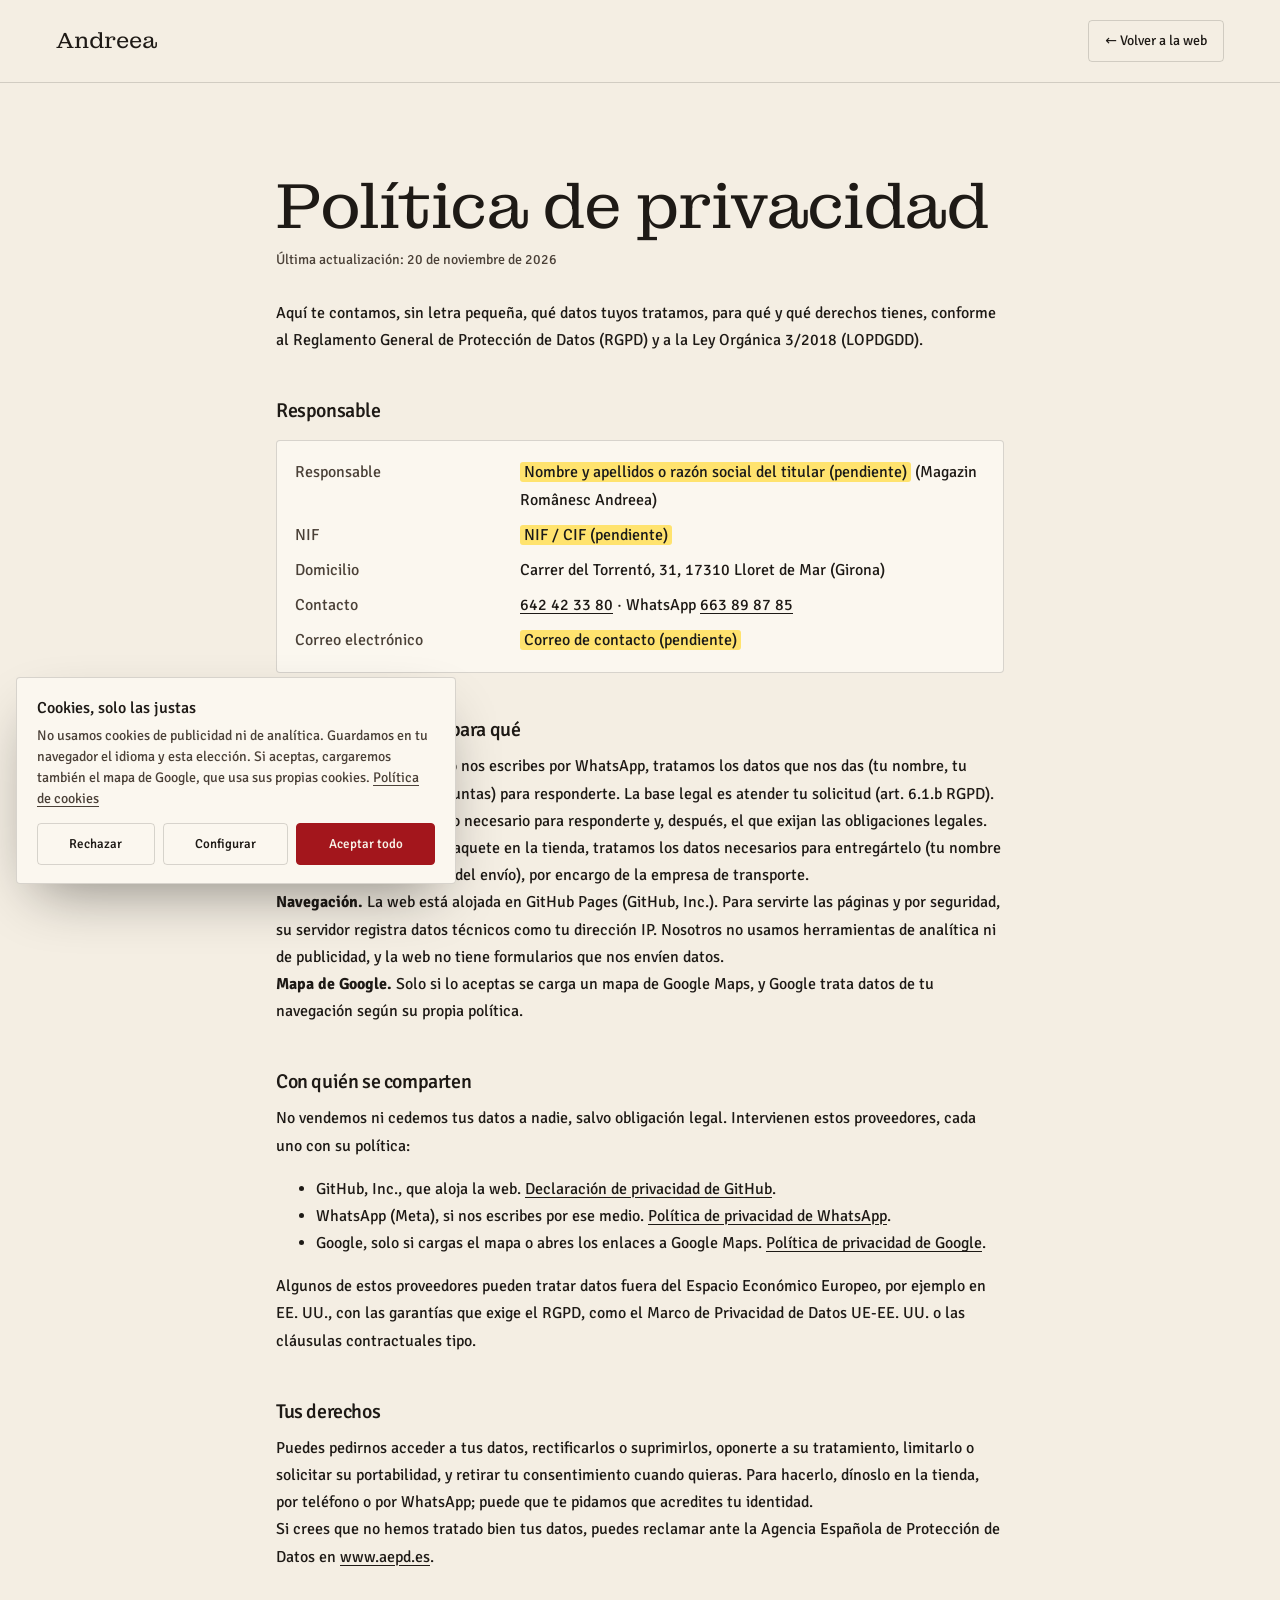
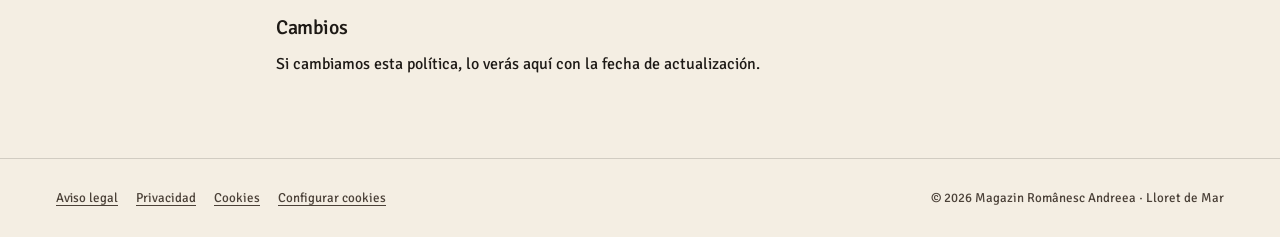
<file: privacidad.html>
<!doctype html>
<html lang="es">
<head>
<meta charset="utf-8">
<meta name="viewport" content="width=device-width, initial-scale=1, viewport-fit=cover">
<title>Política de privacidad · Andreea, magazin românesc</title>
<meta name="robots" content="noindex, follow">
<meta name="theme-color" content="#f4eee3">
<link rel="icon" href="favicon.svg" type="image/svg+xml">
<link rel="stylesheet" href="css/fonts.css?v=6">
<link rel="stylesheet" href="css/style.css?v=6">
<link rel="stylesheet" href="css/legal.css?v=6">
</head>
<body class="legal-page">
<header class="legal-top">
  <a class="legal-brand" href="./">Andreea</a>
  <a class="legal-back" href="./">&larr; Volver a la web</a>
</header>
<main class="legal">
  <h1>Política de privacidad</h1>
  <p class="upd">Última actualización: 20 de noviembre de 2026</p>
  <p>Aquí te contamos, sin letra pequeña, qué datos tuyos tratamos, para qué y qué derechos tienes, conforme al Reglamento General de Protección de Datos (RGPD) y a la Ley Orgánica 3/2018 (LOPDGDD).</p>

  <h2>Responsable</h2>
  <dl>
    <dt>Responsable</dt><dd><mark>Nombre y apellidos o razón social del titular (pendiente)</mark> (Magazin Românesc Andreea)</dd>
    <dt>NIF</dt><dd><mark>NIF / CIF (pendiente)</mark></dd>
    <dt>Domicilio</dt><dd>Carrer del Torrentó, 31, 17310 Lloret de Mar (Girona)</dd>
    <dt>Contacto</dt><dd><a href="tel:+34642423380">642 42 33 80</a> · WhatsApp <a href="https://wa.me/34663898785">663 89 87 85</a></dd>
    <dt>Correo electrónico</dt><dd><mark>Correo de contacto (pendiente)</mark></dd>
  </dl>

  <h2>Qué datos tratamos y para qué</h2>
  <p><strong>Consultas.</strong> Si nos llamas o nos escribes por WhatsApp, tratamos los datos que nos das (tu nombre, tu teléfono y lo que nos preguntas) para responderte. La base legal es atender tu solicitud (art. 6.1.b RGPD). Los conservamos el tiempo necesario para responderte y, después, el que exijan las obligaciones legales.</p>
  <p><strong>Paquetes.</strong> Si recoges un paquete en la tienda, tratamos los datos necesarios para entregártelo (tu nombre y el código o la referencia del envío), por encargo de la empresa de transporte.</p>
  <p><strong>Navegación.</strong> La web está alojada en GitHub Pages (GitHub, Inc.). Para servirte las páginas y por seguridad, su servidor registra datos técnicos como tu dirección IP. Nosotros no usamos herramientas de analítica ni de publicidad, y la web no tiene formularios que nos envíen datos.</p>
  <p><strong>Mapa de Google.</strong> Solo si lo aceptas se carga un mapa de Google Maps, y Google trata datos de tu navegación según su propia política.</p>

  <h2>Con quién se comparten</h2>
  <p>No vendemos ni cedemos tus datos a nadie, salvo obligación legal. Intervienen estos proveedores, cada uno con su política:</p>
  <ul>
    <li>GitHub, Inc., que aloja la web. <a href="https://docs.github.com/es/site-policy/privacy-policies/github-general-privacy-statement" target="_blank" rel="noopener">Declaración de privacidad de GitHub</a>.</li>
    <li>WhatsApp (Meta), si nos escribes por ese medio. <a href="https://www.whatsapp.com/legal/privacy-policy-eea" target="_blank" rel="noopener">Política de privacidad de WhatsApp</a>.</li>
    <li>Google, solo si cargas el mapa o abres los enlaces a Google Maps. <a href="https://policies.google.com/privacy?hl=es" target="_blank" rel="noopener">Política de privacidad de Google</a>.</li>
  </ul>
  <p>Algunos de estos proveedores pueden tratar datos fuera del Espacio Económico Europeo, por ejemplo en EE. UU., con las garantías que exige el RGPD, como el Marco de Privacidad de Datos UE-EE. UU. o las cláusulas contractuales tipo.</p>

  <h2>Tus derechos</h2>
  <p>Puedes pedirnos acceder a tus datos, rectificarlos o suprimirlos, oponerte a su tratamiento, limitarlo o solicitar su portabilidad, y retirar tu consentimiento cuando quieras. Para hacerlo, dínoslo en la tienda, por teléfono o por WhatsApp; puede que te pidamos que acredites tu identidad.</p>
  <p>Si crees que no hemos tratado bien tus datos, puedes reclamar ante la Agencia Española de Protección de Datos en <a href="https://www.aepd.es/" target="_blank" rel="noopener">www.aepd.es</a>.</p>

  <h2>Cambios</h2>
  <p>Si cambiamos esta política, lo verás aquí con la fecha de actualización.</p>
</main>
<footer class="legal-foot">
  <nav class="legal-links" aria-label="Información legal">
    <a href="aviso-legal.html">Aviso legal</a>
    <a href="privacidad.html" aria-current="page">Privacidad</a>
    <a href="cookies.html">Cookies</a>
    <button type="button" data-cookies-open>Configurar cookies</button>
  </nav>
  <p>© 2026 Magazin Românesc Andreea · Lloret de Mar</p>
</footer>
<script src="js/consent.js?v=6" data-site="magazin-romanesc-andreea"></script>
</body>
</html>
</file>
<file: css/fonts.css>
/* Fuentes alojadas en la propia web (sin llamadas a Google) */
@font-face {
  font-family: 'Montagu Slab';
  font-style: normal;
  font-weight: 100 700;
  font-display: swap;
  src: url(../assets/fonts/montagu-slab-normal-100-700-latin-ext.woff2) format('woff2');
  unicode-range: U+0100-02BA, U+02BD-02C5, U+02C7-02CC, U+02CE-02D7, U+02DD-02FF, U+0304, U+0308, U+0329, U+1D00-1DBF, U+1E00-1E9F, U+1EF2-1EFF, U+2020, U+20A0-20AB, U+20AD-20C4, U+2113, U+2C60-2C7F, U+A720-A7FF;
}
@font-face {
  font-family: 'Montagu Slab';
  font-style: normal;
  font-weight: 100 700;
  font-display: swap;
  src: url(../assets/fonts/montagu-slab-normal-100-700-latin.woff2) format('woff2');
  unicode-range: U+0000-00FF, U+0131, U+0152-0153, U+02BB-02BC, U+02C6, U+02DA, U+02DC, U+0304, U+0308, U+0329, U+2000-206F, U+20AC, U+2122, U+2191, U+2193, U+2212, U+2215, U+FEFF, U+FFFD;
}
@font-face {
  font-family: 'Signika';
  font-style: normal;
  font-weight: 300 700;
  font-display: swap;
  src: url(../assets/fonts/signika-normal-300-700-latin-ext.woff2) format('woff2');
  unicode-range: U+0100-02BA, U+02BD-02C5, U+02C7-02CC, U+02CE-02D7, U+02DD-02FF, U+0304, U+0308, U+0329, U+1D00-1DBF, U+1E00-1E9F, U+1EF2-1EFF, U+2020, U+20A0-20AB, U+20AD-20C4, U+2113, U+2C60-2C7F, U+A720-A7FF;
}
@font-face {
  font-family: 'Signika';
  font-style: normal;
  font-weight: 300 700;
  font-display: swap;
  src: url(../assets/fonts/signika-normal-300-700-latin.woff2) format('woff2');
  unicode-range: U+0000-00FF, U+0131, U+0152-0153, U+02BB-02BC, U+02C6, U+02DA, U+02DC, U+0304, U+0308, U+0329, U+2000-206F, U+20AC, U+2122, U+2191, U+2193, U+2212, U+2215, U+FEFF, U+FFFD;
}
</file>
<file: css/style.css>
/* Andreea · Magazin românesc — «el escaparate bilingüe»
   Lino #f4eee3, tinta #1e1a16, rojo del tejido y del rótulo #a3161c, noche #1c1612.
   Montagu Slab (titulares, opsz) + Signika (texto e interfaz). */
:root {
  --lino: #f4eee3;
  --lino-2: #ebe2d2;
  --lino-3: #e0d4bf;
  --tinta: #1e1a16;
  --tinta-2: #4b4138;
  --rojo: #a3161c;
  --rojo-2: #861117;
  --rojo-3: #6f0d12;
  --noche: #1c1612;
  --noche-2: #2a221c;
  --crema: #f7f1e6;
  --crema-2: #d9ccb8;
  --amarillo: #f1c232;
  --azul: #1f3d99;
  --line: rgba(30, 26, 22, .16);
  --wrap: 1240px;
  --gut: clamp(20px, 4vw, 56px);
  --serif: 'Montagu Slab', 'Rockwell', Georgia, serif;
  --sans: 'Signika', 'Segoe UI', system-ui, sans-serif;
  --ease: cubic-bezier(.16, 1, .3, 1);
  --ease-io: cubic-bezier(.65, 0, .35, 1);
  --r: 4px;
  --top-h: 40px;
  --head-h: 84px;
  color-scheme: light;
}

*, *::before, *::after { box-sizing: border-box; }
html { -webkit-text-size-adjust: 100%; text-size-adjust: 100%; overflow-x: clip; scroll-padding-top: calc(var(--head-h) + 16px); }
body { margin: 0; background: var(--lino); color: var(--tinta); font: 400 1.0625rem/1.55 var(--sans); font-optical-sizing: auto; -webkit-font-smoothing: antialiased; overflow-x: clip; }
img { display: block; max-width: 100%; height: auto; }
figure { margin: 0; }
h1, h2, h3 { font-family: var(--serif); font-weight: 500; line-height: 1.04; letter-spacing: -0.02em; margin: 0; text-wrap: balance; }
p { margin: 0; text-wrap: pretty; }
a { color: inherit; }
button { font: inherit; color: inherit; }
[hidden] { display: none !important; }
::selection { background: var(--rojo); color: var(--crema); }
html { scrollbar-color: var(--rojo-2) var(--lino-2); scrollbar-width: thin; }
:focus-visible { outline: 2px solid var(--rojo); outline-offset: 3px; border-radius: 2px; }
.food :focus-visible, .cakes :focus-visible, .foot :focus-visible, .topbar :focus-visible, .bar :focus-visible { outline-color: var(--amarillo); }
.vh { position: absolute !important; width: 1px; height: 1px; overflow: hidden; clip: rect(0 0 0 0); white-space: nowrap; }
.i { width: 1.15em; height: 1.15em; flex-shrink: 0; }
.wrap { width: min(100% - 2 * var(--gut), var(--wrap)); margin-inline: auto; }

.skip { position: fixed; left: 16px; top: 12px; z-index: 100; background: var(--tinta); color: var(--crema); padding: 12px 18px; border-radius: var(--r); text-decoration: none; transform: translateY(-160%); transition: transform .3s var(--ease); }
.skip:focus { transform: none; }

/* Botones: una familia, un radio */
.btn { display: inline-flex; align-items: center; justify-content: center; gap: .55em; min-height: 52px; padding: 0 1.4em; border-radius: var(--r); border: 1.5px solid transparent; font: 600 1rem/1 var(--sans); letter-spacing: .01em; text-decoration: none; cursor: pointer; transition: background-color .25s var(--ease), color .25s var(--ease), border-color .25s var(--ease), translate .25s var(--ease), scale .15s var(--ease); }
.btn:active { scale: .97; }
.btn-s { min-height: 44px; padding: 0 1.05em; font-size: .9375rem; }
.btn-red { background: var(--rojo); color: var(--crema); }
.btn-line { border-color: var(--tinta); color: var(--tinta); }
.btn-cream { background: var(--crema); color: var(--tinta); }
.btn-ghost { border-color: rgba(247, 241, 230, .55); color: var(--crema); }
@media (hover: hover) and (pointer: fine) {
  .btn:hover { translate: 0 -2px; }
  .btn-red:hover { background: var(--rojo-2); }
  .btn-line:hover { background: var(--tinta); color: var(--crema); }
  .btn-cream:hover { background: #fff; }
  .btn-ghost:hover { border-color: var(--crema); background: rgba(247, 241, 230, .08); }
}

/* Barra superior: estado en vivo, dirección, idioma */
.topbar { background: var(--tinta); color: var(--crema); font-size: .875rem; }
.topbar-in { display: grid; grid-template-columns: 1fr auto 1fr; align-items: center; gap: 16px; min-height: var(--top-h); }
.status { display: flex; align-items: center; gap: .55em; }
.dot { width: 8px; height: 8px; border-radius: 50%; background: var(--crema-2); flex-shrink: 0; }
.status.is-open .dot { background: #5fbf6a; box-shadow: 0 0 0 0 rgba(95, 191, 106, .6); animation: pulse 2.4s var(--ease) infinite; }
.status.is-closed .dot { background: #e2675d; }
@keyframes pulse { 70% { box-shadow: 0 0 0 7px rgba(95, 191, 106, 0); } 100% { box-shadow: 0 0 0 0 rgba(95, 191, 106, 0); } }
.top-addr { display: inline-flex; align-items: center; min-height: 40px; gap: .45em; text-decoration: none; opacity: .9; }
.top-addr:hover { opacity: 1; text-decoration: underline; text-underline-offset: 3px; }
.langs { display: flex; justify-content: flex-end; gap: 2px; }
.langs button { background: none; border: 0; padding: 6px 9px; min-height: 40px; min-width: 40px; border-radius: 3px; cursor: pointer; font-weight: 500; letter-spacing: .06em; opacity: .7; transition: opacity .2s, background-color .2s; }
.langs button[aria-pressed="true"] { opacity: 1; background: rgba(247, 241, 230, .14); }
.langs button:hover { opacity: 1; }

/* Cabecera simétrica: enlaces · marca en el eje · acciones */
.head { position: sticky; top: 0; z-index: 40; background: rgba(244, 238, 227, .94); backdrop-filter: saturate(1.2) blur(10px); -webkit-backdrop-filter: saturate(1.2) blur(10px); border-bottom: 1px solid transparent; transition: border-color .3s, box-shadow .3s; }
.head.is-stuck { border-bottom-color: var(--line); box-shadow: 0 6px 24px -18px rgba(30, 26, 22, .5); }
.head-in { display: grid; grid-template-columns: 1fr auto 1fr; align-items: center; min-height: var(--head-h); gap: 20px; }
.nav { display: flex; gap: clamp(16px, 2.2vw, 34px); }
.nav a { position: relative; text-decoration: none; font-weight: 500; font-size: 1rem; padding: 10px 0; }
.nav a::after { content: ""; position: absolute; left: 0; right: 0; bottom: 4px; height: 1.5px; background: var(--rojo); transform: scaleX(0); transform-origin: right; transition: transform .35s var(--ease); }
.nav a:hover::after { transform: scaleX(1); transform-origin: left; }
.brand { display: grid; justify-items: center; text-decoration: none; line-height: 1; }
.brand-flag { width: 30px; height: 20px; margin-bottom: 4px; }
.brand-name { font: 600 2rem/1 var(--serif); letter-spacing: -0.01em; }
.brand-sub { font: 500 .6875rem/1 var(--sans); letter-spacing: .2em; text-transform: uppercase; margin-top: 6px; color: var(--tinta-2); }
.head-act { display: flex; justify-content: flex-end; gap: 10px; }
.menu-btn { display: none; }
.show-s { display: none; }

/* Portada */
.hero { position: relative; }
.hero-txt { text-align: center; padding-top: clamp(28px, 4.5vh, 56px); padding-bottom: clamp(24px, 3.6vh, 44px); }
.hero-h { font-size: clamp(2.5rem, 5.6vw, 5.25rem); font-weight: 500; line-height: .98; }
.hero-h .ln { display: inline-block; overflow: hidden; padding-bottom: .06em; }
.hero-h .ln > span { display: inline-block; }
.hero-p { max-width: 38ch; margin: 18px auto 0; font-size: clamp(1.0625rem, 1.3vw, 1.25rem); color: var(--tinta-2); }
.hero-act { display: flex; justify-content: center; flex-wrap: wrap; gap: 12px; margin-top: 26px; }
.hero-photo { position: relative; padding-inline: var(--gut); padding-bottom: 46px; }
.door { position: relative; height: clamp(420px, 62svh, 760px); border-radius: var(--r); overflow: hidden; background: var(--lino-3); }
.door img { width: 100%; height: 100%; object-fit: cover; object-position: 50% 28%; }
.hero-facts { position: absolute; left: 50%; bottom: 0; transform: translateX(-50%); display: grid; grid-template-columns: repeat(3, auto); margin: 0; padding: 0; list-style: none; background: var(--lino); border: 1px solid var(--line); border-radius: var(--r); box-shadow: 0 18px 40px -26px rgba(30, 26, 22, .55); }
.hero-facts li { display: grid; justify-items: center; gap: 2px; padding: 16px clamp(18px, 2.6vw, 40px); white-space: nowrap; }
.hero-facts li + li { border-left: 1px solid var(--line); }
.hero-facts b { font: 600 .8125rem/1.2 var(--sans); letter-spacing: .08em; text-transform: uppercase; color: var(--tinta-2); }
.hero-facts span { font: 500 1.375rem/1.2 var(--serif); font-variant-numeric: lining-nums tabular-nums; }

/* Entrada: las puertas se abren desde el eje y el titular sube */
.js .hero-h .ln > span { transform: translateY(105%); }
.js .door { clip-path: inset(0 50% 0 50% round var(--r)); }
.js .door img { scale: 1.08; }
.js .hero-p, .js .hero-act, .js .hero-facts { opacity: 0; }
.is-in .hero-h .ln > span { transform: none; transition: transform 1.1s var(--ease); }
.is-in .hero-h .ln + .ln > span { transition-delay: .08s; }
.is-in .door { clip-path: inset(0 0 0 0 round var(--r)); transition: clip-path 1.5s var(--ease-io) .25s; }
.is-in .door img { scale: 1; transition: scale 2.2s var(--ease) .25s; }
.is-in .hero-p, .is-in .hero-act { opacity: 1; transition: opacity .8s var(--ease) .35s; }
.is-in .hero-facts { opacity: 1; transition: opacity .8s var(--ease) 1.2s; }

/* Tejido: la franja de su paño rojo, blanco y negro (solo como costura entre zonas) */
.weave { height: 28px; background: url("data:image/svg+xml,%3Csvg xmlns='http://www.w3.org/2000/svg' width='16' height='28'%3E%3Crect width='16' height='28' fill='%23f4eee3'/%3E%3Crect width='16' height='3' fill='%231e1a16'/%3E%3Crect y='5' width='16' height='5' fill='%23a3161c'/%3E%3Cpath d='M8 11.5 12 14 8 16.5 4 14Z' fill='%23a3161c'/%3E%3Cpath d='M0 11.5 4 14 0 16.5ZM16 11.5 12 14 16 16.5Z' fill='%231e1a16'/%3E%3Crect y='18' width='16' height='5' fill='%23a3161c'/%3E%3Crect y='25' width='16' height='3' fill='%231e1a16'/%3E%3C/svg%3E") repeat-x 0 0 / 16px 28px; }

/* Lema */
.motto { padding: clamp(64px, 10vw, 128px) 0; text-align: center; }
.motto-ro { font: 300 clamp(2.1rem, 5vw, 4.5rem)/1.04 var(--serif); letter-spacing: -0.02em; text-wrap: balance; }
.motto-tr { margin-top: 18px; color: var(--tinta-2); font-size: 1.0625rem; }

/* Cabeceras de sección: centradas sobre el eje */
.sec-head { text-align: center; max-width: 760px; margin: 0 auto clamp(36px, 5vw, 64px); }
.sec-head h2 { font-size: clamp(2.1rem, 4.4vw, 3.75rem); }
.sec-head p { margin-top: 16px; color: var(--tinta-2); font-size: 1.125rem; }

section { scroll-margin-top: calc(var(--head-h) + 8px); }

/* El escaparate bilingüe */
.window { padding: clamp(72px, 9vw, 128px) 0; background: var(--lino-2); }
.win { display: grid; grid-template-columns: minmax(0, 1fr) minmax(280px, 400px) minmax(0, 1fr); gap: clamp(24px, 3.4vw, 56px); align-items: stretch; }
.win-col { list-style: none; margin: 0; padding: 0; display: grid; grid-template-rows: repeat(6, minmax(0, 1fr)); }
.win-col li { display: flex; align-items: center; }
.win-ro li { justify-content: flex-end; text-align: right; font: 400 clamp(1.125rem, 1.7vw, 1.625rem)/1.15 var(--serif); color: var(--tinta-2); position: relative; padding-right: 0; transition: color .35s var(--ease); }
.win-ro li::after, .win-loc button::before { content: ""; position: absolute; top: 50%; height: 1.5px; width: clamp(18px, 2.4vw, 44px); background: var(--rojo); transform: scaleX(0); transition: transform .45s var(--ease); }
.win-ro li::after { right: calc(-1 * clamp(24px, 3.4vw, 56px)); transform-origin: left; }
.win-ro li.is-on { color: var(--rojo); }
.win-ro li.is-on::after { transform: scaleX(1); }
.win-loc button { position: relative; display: grid; gap: 2px; width: 100%; min-height: 72px; text-align: left; background: none; border: 0; padding: 8px 0; cursor: pointer; }
.win-loc button::before { left: calc(-1 * clamp(24px, 3.4vw, 56px)); transform-origin: right; }
.win-loc .ro-sm { display: none; font: 400 .9375rem/1.2 var(--serif); color: var(--tinta-2); }
.win-loc .loc { font: 500 clamp(1.125rem, 1.7vw, 1.625rem)/1.15 var(--serif); transition: color .35s var(--ease); }
.win-loc button[aria-pressed="true"] .loc { color: var(--rojo); }
.win-loc button[aria-pressed="true"]::before { transform: scaleX(1); }
@media (hover: hover) and (pointer: fine) { .win-loc button:hover .loc { color: var(--rojo-2); } }
.win-photo { position: relative; aspect-ratio: 4 / 5; border-radius: var(--r); overflow: hidden; background: var(--lino-3); box-shadow: 0 30px 60px -40px rgba(30, 26, 22, .6); }
.win-img { position: absolute; inset: 0; width: 100%; height: 100%; object-fit: cover; }
.win-img.is-new { clip-path: inset(0 50% 0 50%); animation: wipe .9s var(--ease-io) forwards; }
@keyframes wipe { to { clip-path: inset(0 0 0 0); } }
.win-more { max-width: 62ch; margin: clamp(36px, 5vw, 56px) auto 0; text-align: center; color: var(--tinta-2); }

/* Comida casera: noche, tríptico simétrico */
.food { background: var(--noche); color: var(--crema); padding: clamp(72px, 9vw, 128px) 0; }
.food-in { display: grid; grid-template-columns: minmax(0, 1fr) minmax(300px, 440px) minmax(0, 1fr); gap: clamp(24px, 3.4vw, 56px); align-items: center; }
.food-ph { aspect-ratio: 3 / 4; border-radius: var(--r); overflow: hidden; background: var(--noche-2); }
.food-ph img { width: 100%; height: 100%; object-fit: cover; transition: scale .8s var(--ease); }
.food-ph-l img { object-position: 62% 50%; }
.food-ph-r img { object-position: 40% 50%; }
@media (hover: hover) and (pointer: fine) { .food-ph:hover img, .gift figure:hover img, .v:hover img { scale: 1.03; } }
.food-txt { text-align: center; }
.food-txt h2 { font-size: clamp(2.1rem, 3.8vw, 3.5rem); }
.food-txt p { margin-top: 18px; color: var(--crema-2); font-size: 1.125rem; }
.food-txt .food-ask { font-size: 1rem; }
.food-act { display: flex; flex-wrap: wrap; justify-content: center; gap: 12px; margin-top: 28px; }

/* Pasteles de la infancia: tipo en grande sobre rojo */
.cakes { background: var(--rojo); color: var(--crema); padding: clamp(72px, 9vw, 128px) 0; text-align: center; }
.cakes-in { display: grid; justify-items: center; }
.cakes h2 { font-size: clamp(1.9rem, 3.4vw, 3rem); }
.cakes-ro { margin-top: 10px; font: 400 1.125rem/1.3 var(--serif); color: #f0d6cf; }
.cakes-list { list-style: none; margin: clamp(32px, 4.5vw, 56px) 0; padding: 0; display: grid; grid-template-columns: repeat(2, minmax(0, 1fr)); width: 100%; border-top: 1px solid rgba(247, 241, 230, .32); }
.cakes-list li { font: 300 min(9.2vw, 7rem)/1 var(--serif); letter-spacing: -0.03em; padding: clamp(18px, 2.6vw, 34px) 8px; border-bottom: 1px solid rgba(247, 241, 230, .32); }
.cakes-list li:nth-child(odd) { border-right: 1px solid rgba(247, 241, 230, .32); }
.cakes-p { max-width: 46ch; font-size: 1.125rem; color: #f6e3dc; margin-bottom: 28px; }

/* Verdura: mosaico 2 · 1 · 2 */
.veg { padding: clamp(72px, 9vw, 128px) 0; }
.veg-grid { display: grid; grid-template-columns: minmax(0, 1fr) minmax(0, 1.35fr) minmax(0, 1fr); grid-template-rows: auto auto; gap: clamp(12px, 1.6vw, 22px); }
.v { border-radius: var(--r); overflow: hidden; background: var(--lino-3); }
.v img { width: 100%; height: 100%; object-fit: cover; transition: scale .8s var(--ease); }
.v1, .v2, .v4, .v5 { aspect-ratio: 4 / 3.4; }
.v1 { grid-column: 1; grid-row: 1; }
.v2 { grid-column: 1; grid-row: 2; }
.v3 { grid-column: 2; grid-row: 1 / span 2; position: relative; }
.v3 img { position: absolute; inset: 0; }
.v4 { grid-column: 3; grid-row: 1; }
.v5 { grid-column: 3; grid-row: 2; }

/* Rosas de satén */
.gift { padding: 0 0 clamp(72px, 9vw, 128px); }
.gift-row { display: grid; grid-template-columns: repeat(4, minmax(0, 1fr)); gap: clamp(12px, 1.6vw, 22px); }
.gift figure { aspect-ratio: 3 / 4; border-radius: var(--r); overflow: hidden; background: var(--lino-3); }
.gift img { width: 100%; height: 100%; object-fit: cover; transition: scale .8s var(--ease); }

/* Opiniones */
.reviews { padding: clamp(72px, 9vw, 128px) 0; background: var(--lino-2); }
.score { display: inline-flex; align-items: center; gap: 10px; text-decoration: none; font-weight: 500; color: var(--tinta); }
.score:hover span:last-child { text-decoration: underline; text-underline-offset: 3px; }
.stars { display: inline-flex; color: var(--rojo); }
.stars .half { clip-path: inset(0 40% 0 0); }
.rev-grid { display: grid; grid-template-columns: repeat(3, minmax(0, 1fr)); gap: clamp(16px, 2vw, 28px); align-items: stretch; }
.rev { display: flex; flex-direction: column; justify-content: space-between; gap: 28px; padding: clamp(24px, 2.6vw, 36px); background: var(--lino); border-radius: var(--r); border: 1px solid var(--line); }
.rev blockquote { margin: 0; font: 400 clamp(1.125rem, 1.45vw, 1.3125rem)/1.42 var(--serif); }
.rev figcaption { display: grid; gap: 2px; font-size: .9375rem; color: var(--tinta-2); }
.rev figcaption b { color: var(--tinta); font-weight: 600; }
.rev-main { background: var(--rojo); border-color: var(--rojo); color: var(--crema); }
.rev-main figcaption, .rev-main figcaption b { color: #f6e3dc; }
.rev-link { text-align: center; margin-top: 36px; }
.rev-link a { display: inline-flex; align-items: center; gap: .5em; font-weight: 600; text-decoration: underline; text-decoration-thickness: 1.5px; text-underline-offset: 5px; text-decoration-color: var(--rojo); min-height: 44px; }
.rev-link a .i { transition: translate .3s var(--ease); }
.rev-link a:hover .i { translate: 4px 0; }

/* Visítanos */
.visit { padding: clamp(72px, 9vw, 128px) 0; }
.visit-grid { display: grid; grid-template-columns: minmax(0, 1fr) minmax(0, 1fr); gap: clamp(28px, 4vw, 72px); align-items: stretch; }
.addr { display: grid; font: 500 clamp(2.1rem, 4vw, 3.75rem)/1.02 var(--serif); letter-spacing: -0.02em; }
.addr span + span { color: var(--rojo); }
.visit-act { display: flex; flex-wrap: wrap; gap: 12px; margin-top: 26px; }
.hours { width: 100%; max-width: 460px; margin-top: 40px; border-collapse: collapse; font-variant-numeric: tabular-nums lining-nums; }
.hours caption { text-align: left; font: 600 .8125rem/1 var(--sans); letter-spacing: .1em; text-transform: uppercase; color: var(--tinta-2); padding-bottom: 12px; }
.hours th, .hours td { padding: 10px 12px; border-bottom: 1px solid var(--line); text-align: left; font-weight: 400; }
.hours td { text-align: right; }
.hours tr.is-today th, .hours tr.is-today td { background: rgba(241, 194, 50, .3); font-weight: 600; }
.hours tr.is-today th::after { content: attr(data-today); margin-left: .6em; font: 600 .75rem/1 var(--sans); letter-spacing: .06em; text-transform: uppercase; color: var(--rojo); }
.hours-note { margin-top: 12px; font-size: .9375rem; color: var(--tinta-2); }
.contacts { display: grid; gap: 14px; margin: 32px 0 0; }
.contacts div { display: grid; grid-template-columns: 120px 1fr; gap: 12px; }
.contacts dt { font-weight: 600; }
.contacts dd { margin: 0; color: var(--tinta-2); }
.contacts a { display: inline-block; padding: 10px 0; margin: -10px 0; color: var(--tinta); font-weight: 500; text-underline-offset: 3px; }
.map-box { min-height: 420px; border-radius: var(--r); overflow: hidden; background: var(--lino-2); border: 1px solid var(--line); display: grid; }
.cc-map { display: grid; place-items: center; height: 100%; min-height: 420px; }
.cc-map iframe { width: 100%; height: 100%; min-height: 420px; border: 0; display: block; }

/* Pie */
.foot { background: var(--rojo-3); color: var(--crema); padding-bottom: 40px; }
.foot-in { display: grid; grid-template-columns: minmax(0, 1fr); justify-items: center; text-align: center; padding-top: clamp(56px, 8vw, 104px); }
.foot-brand { display: grid; justify-items: center; gap: 14px; font: 500 clamp(3.4rem, 15vw, 12.5rem)/.9 var(--serif); letter-spacing: -0.04em; }
.foot-brand .brand-flag { width: 54px; height: 36px; margin: 0; }
.foot-sub { margin-top: 18px; font-size: .9375rem; letter-spacing: .12em; text-transform: uppercase; color: #f0d6cf; }
.foot-social { list-style: none; display: flex; flex-wrap: wrap; justify-content: center; gap: 10px 26px; padding: 0; margin: 36px 0 0; }
.foot-social a { display: inline-flex; align-items: center; gap: .5em; min-height: 44px; text-decoration: none; font-weight: 500; }
.foot-social a:hover { text-decoration: underline; text-underline-offset: 4px; }
.foot-legal { display: flex; flex-wrap: wrap; justify-content: center; gap: 4px 22px; margin-top: 28px; font-size: .9375rem; }
.foot-legal a, .foot-legal button { color: #f0d6cf; background: none; border: 0; padding: 10px 0; cursor: pointer; text-decoration: underline; text-underline-offset: 3px; text-decoration-color: rgba(240, 214, 207, .4); }
.foot-legal a:hover, .foot-legal button:hover { color: var(--crema); }
.foot-credit { margin-top: 18px; font-size: .8125rem; color: #e2b9b0; }

/* Barra fija en el móvil */
.bar { display: none; }

/* Plano con consentimiento (consent.js); el aviso y el panel están en legal.css */
.cc-map-ph { display: grid; place-content: center; justify-items: center; gap: 14px; padding: 32px; text-align: center; color: var(--tinta-2); height: 100%; }
.cc-map-ph p { max-width: 40ch; }
.cc-map-btn { min-height: 48px; padding: 0 1.3em; border-radius: var(--r); border: 0; background: var(--tinta); color: var(--crema); font: 600 1rem/1 var(--sans); cursor: pointer; }
.cc-map-btn:hover { background: var(--rojo); }
.ck { font-size: 15px; }
.ck-h { font: 500 1.25rem/1.2 var(--serif); }
.ck-b { font-size: 14px; min-height: 44px; }

/* ---------- Tableta ---------- */
@media (max-width: 1100px) {
  .nav-l a:nth-child(3) { display: none; }
  .head-act .hide-s { display: none; }
  .head-act .btn-red .show-s { position: static !important; width: auto; height: auto; clip: auto; white-space: normal; display: inline; overflow: visible; }
}
@media (max-width: 960px) {
  :root { --head-h: 72px; }
  .topbar-in { grid-template-columns: 1fr auto; }
  .top-addr { display: none; }
  .nav-l { display: none; }
  .menu-btn { display: inline-flex; align-items: center; justify-content: center; width: 48px; height: 48px; margin-left: -10px; background: none; border: 0; cursor: pointer; justify-self: start; }
  .burger, .burger::before, .burger::after { display: block; width: 24px; height: 1.8px; background: var(--tinta); border-radius: 2px; transition: transform .3s var(--ease), opacity .2s; }
  .burger { position: relative; }
  .burger::before, .burger::after { content: ""; position: absolute; left: 0; }
  .burger::before { top: -7px; }
  .burger::after { top: 7px; }
  .menu-btn[aria-expanded="true"] .burger { background: transparent; }
  .menu-btn[aria-expanded="true"] .burger::before { transform: translateY(7px) rotate(45deg); }
  .menu-btn[aria-expanded="true"] .burger::after { transform: translateY(-7px) rotate(-45deg); }
  .menu { position: fixed; inset: var(--head-h) 0 0; background: var(--lino); z-index: 39; overflow: auto; }
  .menu-in { display: grid; padding: 24px var(--gut) 120px; }
  .menu-in > a { font: 500 2.25rem/1.1 var(--serif); padding: 14px 0; border-bottom: 1px solid var(--line); text-decoration: none; }
  .menu-langs { justify-content: flex-start; gap: 8px; margin-top: 28px; }
  .menu-langs button { border: 1px solid var(--line); padding: 10px 16px; min-height: 44px; opacity: 1; }
  .menu-langs button[aria-pressed="true"] { background: var(--tinta); color: var(--crema); }
  .brand-name { font-size: 1.75rem; }
  .win { grid-template-columns: minmax(0, 1fr) minmax(0, 1fr); }
  .win-ro { display: none; }
  .win-photo { grid-column: 1; grid-row: 1; }
  .win-loc { grid-column: 2; }
  .win-loc .ro-sm { display: block; }
  .win-loc button::before { display: none; }
  .win-loc button { border-bottom: 1px solid var(--line); padding: 12px 0; }
  .food-in { grid-template-columns: minmax(0, 1fr) minmax(0, 1fr); }
  .food-txt { grid-column: 1 / -1; grid-row: 1; max-width: 560px; margin: 0 auto 8px; }
  .food-ph { aspect-ratio: 4 / 3.6; }
  .hero-photo { padding-bottom: 0; }
  .hero-facts { position: static; transform: none; width: 100%; grid-template-columns: repeat(3, minmax(0, 1fr)); margin-top: 12px; box-shadow: none; }
  .rev-grid { grid-template-columns: 1fr; max-width: 640px; margin-inline: auto; }
  .visit-grid { grid-template-columns: 1fr; }
  .map-box, .cc-map, .cc-map iframe { min-height: 360px; }
}

/* ---------- Móvil ---------- */
@media (max-width: 640px) {
  :root { --head-h: 64px; --top-h: 36px; }
  body { font-size: 1rem; padding-bottom: calc(64px + env(safe-area-inset-bottom)); }
  .topbar { font-size: .8125rem; }
  .langs button { padding: 6px 7px; }
  .brand-flag { width: 24px; height: 16px; margin-bottom: 2px; }
  .brand-name { font-size: 1.5rem; }
  .brand-sub { font-size: .5625rem; margin-top: 4px; }
  .head-act .btn-red { width: 48px; padding: 0; justify-self: end; }
  .head-act .btn-red .show-s { position: absolute !important; width: 1px; height: 1px; overflow: hidden; clip: rect(0 0 0 0); }
  .hero-txt { padding-top: 26px; }
  .hero-h { font-size: clamp(2.25rem, 10.4vw, 3rem); }
  .hero-act { display: grid; grid-template-columns: 1fr; justify-content: stretch; }
  .hero-act .btn { width: 100%; }
  .hero-photo { padding-inline: 0; padding-bottom: 0; }
  .door { height: auto; aspect-ratio: 4 / 3.3; border-radius: 0; max-height: none; }
  .js .door { clip-path: inset(0 50% 0 50%); }
  .is-in .door { clip-path: inset(0 0 0 0); }
  .door img { object-position: 50% 40%; }
  .hero-facts { position: static; transform: none; width: 100%; grid-template-columns: repeat(3, minmax(0, 1fr)); border-radius: 0; border-inline: 0; box-shadow: none; }
  .hero-facts li { padding: 14px 6px; white-space: normal; text-align: center; }
  .hero-facts b { font-size: .6875rem; letter-spacing: .05em; }
  .hero-facts span { font-size: .9375rem; white-space: nowrap; }
  .motto { padding: 56px 0; }
  .sec-head p { font-size: 1.0625rem; }
  .win { grid-template-columns: 1fr; gap: 20px; }
  .win-photo { aspect-ratio: 4 / 3.6; }
  .win-loc { grid-column: 1; grid-template-rows: none; }
  .win-loc button { min-height: 64px; }
  .food-in { grid-template-columns: 1fr 1fr; gap: 12px; }
  .food-txt { margin-bottom: 20px; }
  .food-act { display: grid; justify-content: stretch; }
  .food-act .btn { width: 100%; }
  .cakes-list { grid-template-columns: 1fr; }
  .cakes-list li { font-size: 15vw; padding: 14px 4px; }
  .cakes-list li:nth-child(odd) { border-right: 0; }
  .cakes .btn { width: 100%; }
  .veg-grid { grid-template-columns: 1fr 1fr; }
  .v1, .v2, .v4, .v5 { aspect-ratio: 1; }
  .v3 { grid-column: 1 / -1; grid-row: 1; aspect-ratio: 4 / 3.4; }
  .v3 img { position: static; }
  .v1 { grid-column: 1; grid-row: 2; }
  .v4 { grid-column: 2; grid-row: 2; }
  .v2 { grid-column: 1; grid-row: 3; }
  .v5 { grid-column: 2; grid-row: 3; }
  .gift-row { grid-template-columns: 1fr 1fr; }
  .visit-act { display: grid; justify-content: stretch; }
  .visit-act .btn { width: 100%; }
  .contacts div { grid-template-columns: 1fr; gap: 2px; }
  .bar { display: grid; grid-template-columns: repeat(3, 1fr); position: fixed; left: 0; right: 0; bottom: 0; z-index: 50; background: var(--tinta); padding-bottom: env(safe-area-inset-bottom); }
  .bar a { display: grid; justify-items: center; gap: 4px; padding: 10px 4px; min-height: 64px; color: var(--crema); text-decoration: none; font-size: .8125rem; font-weight: 500; }
  .bar a + a { border-left: 1px solid rgba(247, 241, 230, .14); }
  .bar .i { width: 22px; height: 22px; }
  .ck { bottom: calc(76px + env(safe-area-inset-bottom)); }
}

@media (prefers-reduced-motion: reduce) {
  *, *::before, *::after { animation-duration: .001ms !important; animation-iteration-count: 1 !important; transition-duration: .001ms !important; transition-delay: 0s !important; }
  .js .hero-h .ln > span, .js .door, .js .door img, .js .hero-p, .js .hero-act, .js .hero-facts { transform: none; clip-path: none; scale: 1; opacity: 1; }
}
</file>
<file: css/legal.css>
/* Aviso de cookies, panel y páginas legales de L'Ambassade (base común de las webs del estudio).
   Mapea las variables comunes a los colores y letras de esta web; el plano con consentimiento está en style.css. */
:root { --c-bg: var(--lino); --c-card: #fbf7ef; --c-ink: var(--tinta); --c-line: var(--line); --c-mute: var(--tinta-2); --c-acc: var(--rojo); --c-acc-ink: var(--crema); --f-b: var(--sans); --f-d: var(--serif); }


/* ---------- aviso de cookies ---------- */
.ck { position: fixed; z-index: 9000; left: 16px; bottom: 16px; width: min(440px, calc(100vw - 32px)); padding: 20px 20px 18px; background: var(--c-card); color: var(--c-ink); border: 1px solid var(--c-line); border-radius: var(--r, 14px); box-shadow: 0 24px 60px -20px rgba(0,0,0,.45); font: 400 14px/1.5 var(--f-b); opacity: 0; translate: 0 24px; transition: opacity .45s cubic-bezier(.2,.8,.2,1), translate .55s cubic-bezier(.2,.8,.2,1); pointer-events: none; }
.ck.show { opacity: 1; translate: 0 0; pointer-events: auto; }
.ck-h { margin: 0 0 6px; font: 500 16px/1.3 var(--f-b); }
.ck-p { margin: 0 0 14px; color: var(--c-mute); }
.ck-p a, .ck-more a { color: inherit; text-decoration: underline; text-underline-offset: 3px; }
.ck-btns { display: flex; flex-wrap: wrap; gap: 8px; }
.ck-b { flex: 1 1 auto; min-height: 42px; padding: 0 14px; border: 1px solid var(--c-line); border-radius: var(--r); background: transparent; color: var(--c-ink); font: 500 13px/1 var(--f-b); }
.ck-b.ck-main { background: var(--c-acc); border-color: var(--c-acc); color: var(--c-acc-ink); }
.ck-b:focus-visible, .ck-x:focus-visible, .cc-map-btn:focus-visible { outline: 2px solid var(--c-acc); outline-offset: 2px; }
@media (hover: hover) and (pointer: fine) { .ck-b { transition: background .25s, border-color .25s; } .ck-b:hover { border-color: var(--c-ink); } .ck-b.ck-main:hover { filter: brightness(1.08); } }

.ck-dlg { width: min(520px, calc(100vw - 32px)); padding: 0; border: 1px solid var(--c-line); border-radius: var(--r, 14px); background: var(--c-card); color: var(--c-ink); font: 400 14px/1.5 var(--f-b); }
.ck-dlg::backdrop { background: rgba(0,0,0,.55); }
.ck-in { padding: 22px; display: grid; gap: 14px; }
.ck-top { display: flex; align-items: center; justify-content: space-between; gap: 12px; }
.ck-ph { margin: 0; font: 500 18px/1.2 var(--f-b); }
.ck-x { width: 40px; height: 40px; border: 1px solid var(--c-line); border-radius: 50%; background: none; color: inherit; font-size: 22px; line-height: 1; }
.ck-row { display: flex; gap: 16px; align-items: center; justify-content: space-between; padding: 14px 0; border-top: 1px solid var(--c-line); }
.ck-row b { display: block; margin-bottom: 2px; }
.ck-row p { margin: 0; color: var(--c-mute); font-size: 13px; }
.ck-fixed { flex: none; font-size: 12px; color: var(--c-mute); }
.ck-sw { position: relative; flex: none; width: 46px; height: 26px; }
.ck-sw input { position: absolute; inset: 0; opacity: 0; margin: 0; }
.ck-sw i { position: absolute; inset: 0; border-radius: 99px; background: var(--c-line); transition: background .25s; }
.ck-sw i::after { content: ""; position: absolute; top: 3px; left: 3px; width: 20px; height: 20px; border-radius: 50%; background: var(--c-card); box-shadow: 0 1px 3px rgba(0,0,0,.3); transition: translate .25s cubic-bezier(.3,.7,.2,1); }
.ck-sw input:checked + i { background: var(--c-acc); }
.ck-sw input:checked + i::after { translate: 20px 0; }
.ck-sw input:focus-visible + i { outline: 2px solid var(--c-acc); outline-offset: 2px; }
.ck-more { margin: 0; font-size: 13px; color: var(--c-mute); }

/* ---------- páginas legales ---------- */
.legal-page { background: var(--c-bg); color: var(--c-ink); font: 400 16px/1.7 var(--f-b); margin: 0; }
.legal-top { display: flex; align-items: center; justify-content: space-between; gap: 16px; padding: 20px clamp(16px, 5vw, 56px); border-bottom: 1px solid var(--c-line); }
.legal-brand { font: 400 22px/1 var(--f-d); color: inherit; text-decoration: none; }
.legal-back { display: inline-flex; align-items: center; gap: 8px; min-height: 42px; padding: 0 16px; border: 1px solid var(--c-line); border-radius: var(--r); color: inherit; text-decoration: none; font-size: 14px; }
.legal { max-width: 760px; margin: 0 auto; padding: clamp(40px, 8vw, 90px) 16px 80px; }
.legal h1 { margin: 0 0 8px; font: 400 clamp(36px, 7vw, 64px)/1.05 var(--f-d); }
.legal h2 { margin: 44px 0 10px; font: 500 20px/1.3 var(--f-b); }
.legal .upd { color: var(--c-mute); font-size: 14px; margin: 0 0 28px; }
.legal a { color: inherit; text-underline-offset: 3px; }
.legal dl { display: grid; grid-template-columns: minmax(120px, 30%) 1fr; gap: 8px 18px; margin: 16px 0; padding: 18px; border: 1px solid var(--c-line); border-radius: var(--r, 14px); background: var(--c-card); }
.legal dt { color: var(--c-mute); }
.legal dd { margin: 0; }
.legal mark { background: #ffe36e; color: #1a1a1a; padding: 0 4px; border-radius: 3px; }
.legal table { width: 100%; border-collapse: collapse; margin: 16px 0; font-size: 14px; }
.legal th, .legal td { text-align: left; vertical-align: top; padding: 10px 8px; border-bottom: 1px solid var(--c-line); }
.legal-btn { display: inline-flex; align-items: center; min-height: 44px; padding: 0 20px; border-radius: var(--r); border: 1px solid var(--c-ink); background: none; color: var(--c-ink); font: 500 14px/1 var(--f-b); margin: 6px 0 12px; }
.legal-foot { padding: 28px clamp(16px, 5vw, 56px); border-top: 1px solid var(--c-line); display: flex; flex-wrap: wrap; gap: 12px 24px; align-items: center; justify-content: space-between; font-size: 13px; color: var(--c-mute); }
.legal-links { display: flex; flex-wrap: wrap; gap: 6px 18px; }
.legal-links a, .legal-links button { color: inherit; background: none; border: 0; padding: 0; font: inherit; text-decoration: underline; text-underline-offset: 3px; }
@media (max-width: 560px) { .legal dl { grid-template-columns: 1fr; gap: 2px; } .legal dd { margin-bottom: 10px; } .legal table { display: block; overflow-x: auto; } }

.ck { color-scheme: light; }
.ck-dlg { color-scheme: light; }
.legal-page { color-scheme: light; }
.legal-page :focus-visible { outline-color: var(--rojo); }
</file>
